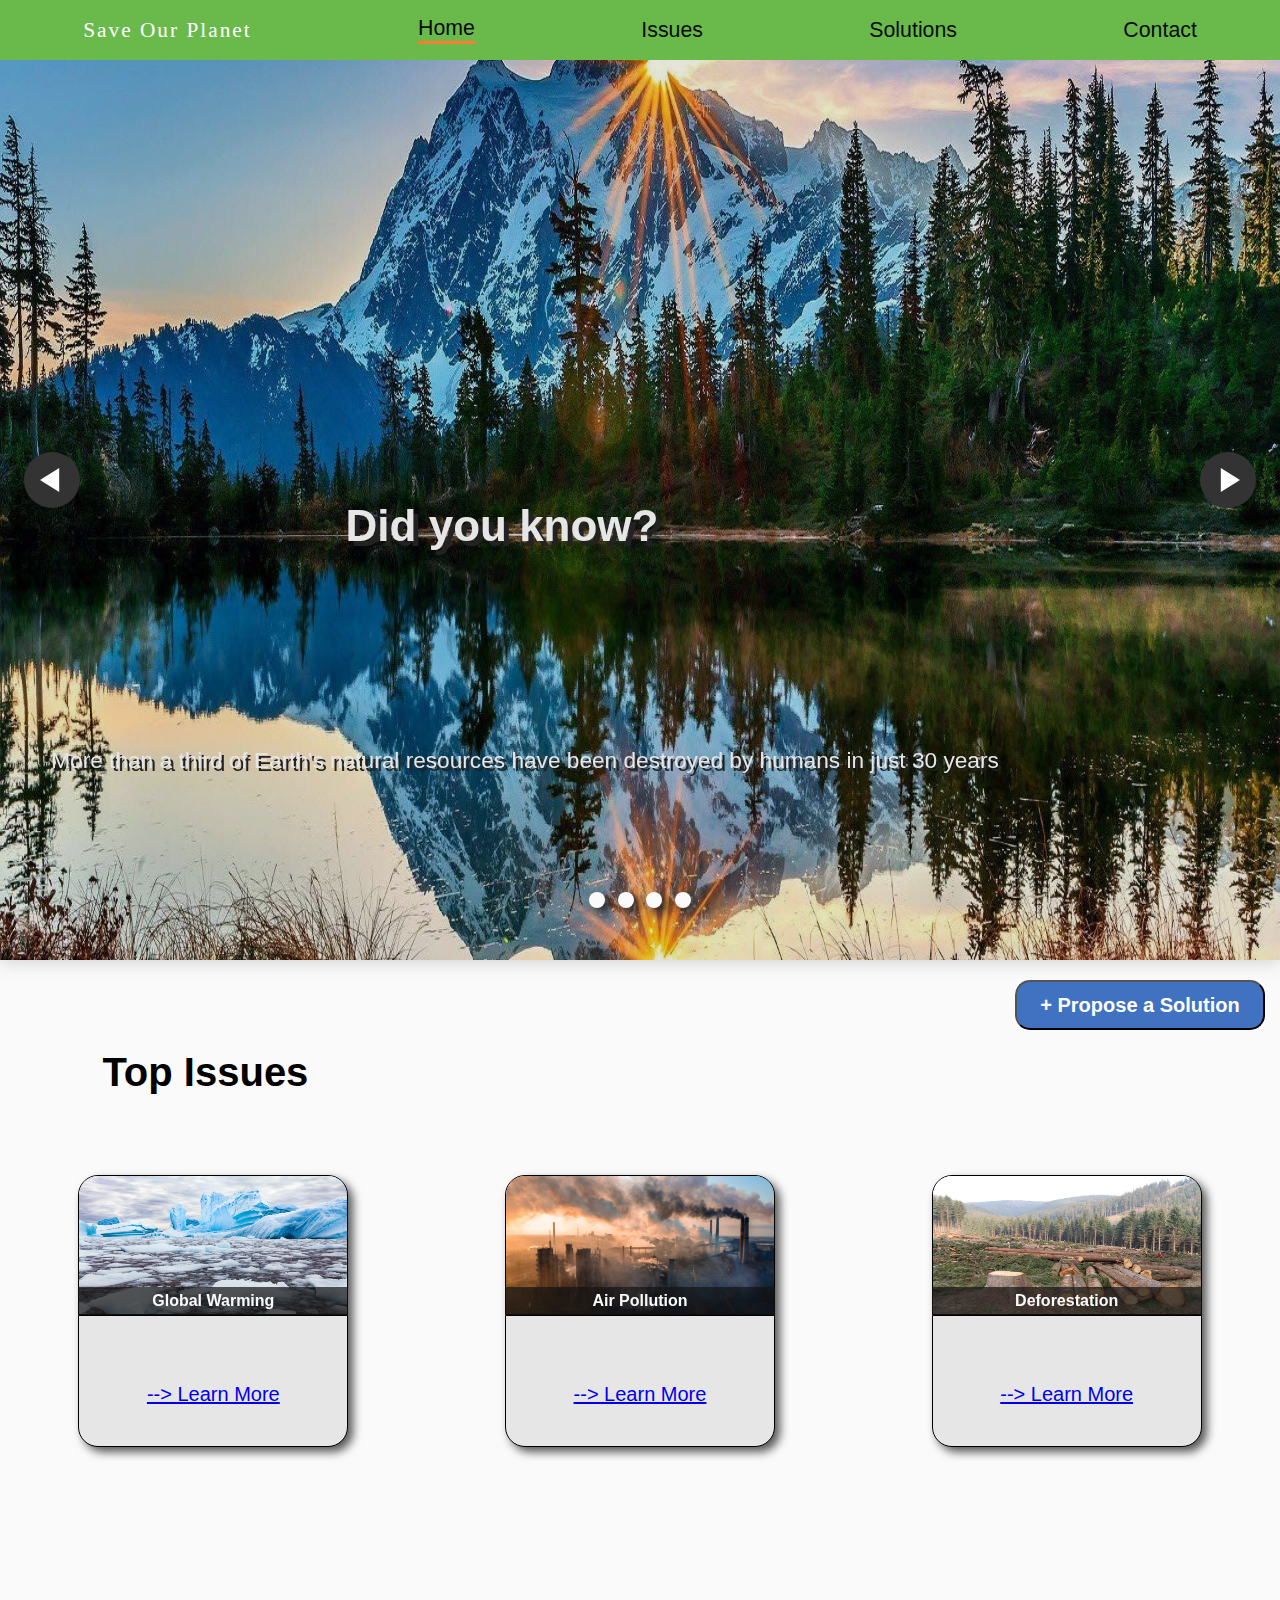
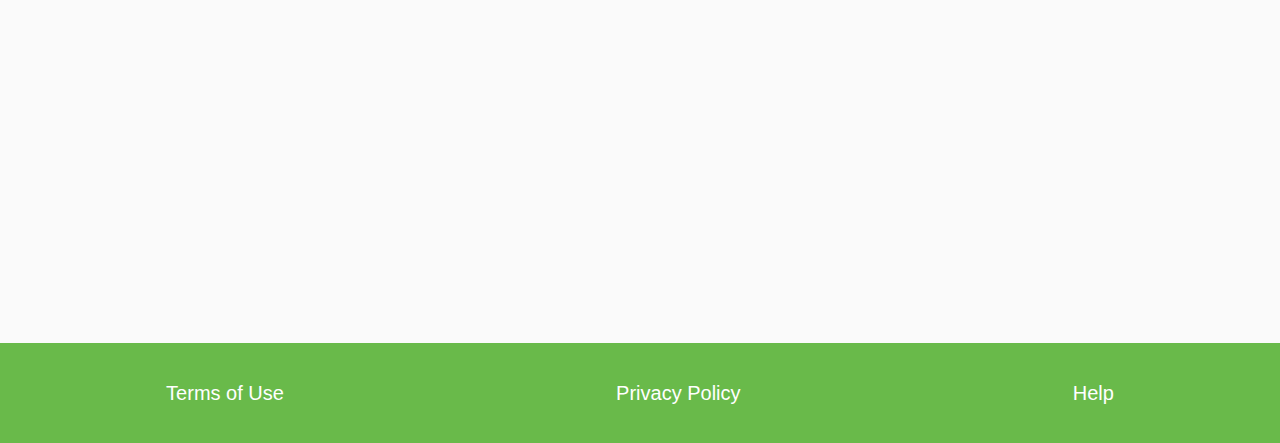
<file: index.html>
<!DOCTYPE html>
<html lang="en" dir="ltr">

<head>
  <meta charset="utf-8">
  <meta name="viewport" content="width=device-width, initial-scale=1.0">
  <title>Protect the Earth</title>
  <link rel="stylesheet" href="css/desktop.css" type="text/css">
  <link rel="stylesheet" href="css/tablet.css" type="text/css">
  <link rel="stylesheet" href="css/mobile.css" type="text/css">

</head>

<body>
  <div class="wrap">
    <header>
      <nav>
        <ul class="nav1">
          <li class="navLogo"><a href = "index.html">Save Our Planet</a></li>
          <li class="navItem active"><a href = "index.html">Home</a></li>
          <li class="navItem"><a href = "issues.html">Issues</a></li>
          <li class="navItem"><a href = "solutions.html">Solutions</a></li>
          <li class="navItem"><a href = "contact.html">Contact</a></li>
        </ul>
      </nav>
    </header>



    <!-- <section class="main_display">
      <img src="images/forest_5.jpg" class="main_image">
      <h1>Did you know?</h1>
      <img src="images/leftArrow_icon.png" class="leftArrow"/>
      <img src="images/rightArrow_icon.png" class="rightArrow"/>
    </section> -->
  <section class="carousel" aria-label="Gallery">
      <ol class="carousel__viewport">
        <li id="carousel__slide1"
            tabindex="0"
            class="carousel__slide">
          <div class="carousel__snapper">
            <a href="#carousel__slide4"
               class="carousel__prev">Go to last slide</a>
            <a href="#carousel__slide2"
               class="carousel__next">Go to next slide</a>
               <img src="images/mountain.jpeg" width="100%" height="100%">
               <h1 id="carousel_title_1">Did you know?</h1>
               <p id="carousel_description_1">More than a third of Earth's natural resources have been destroyed by humans in just 30 years</p>
          </div>
        </li>
        <li id="carousel__slide2"
            tabindex="0"
            class="carousel__slide">
          <div class="carousel__snapper"></div>
          <a href="#carousel__slide1"
             class="carousel__prev">Go to previous slide</a>
          <a href="#carousel__slide3"
             class="carousel__next">Go to next slide</a>
             <img src="images/forest_2.jpeg" width="100%" height="100%">
             <h1 id="carousel_title_2">Did you know?</h1>
             <p id="carousel_description_2">115 billion sheets of paper are used annually in offices</p>
        </li>
        <li id="carousel__slide3"
            tabindex="0"
            class="carousel__slide">
          <div class="carousel__snapper"></div>
          <a href="#carousel__slide2"
             class="carousel__prev">Go to previous slide</a>
          <a href="#carousel__slide4"
             class="carousel__next">Go to next slide</a>
             <img src="images/biodiversity.jpeg" width="100%" height="100%">
             <h1 id="carousel_title_3">Fun Fact</h1>
             <p id="carousel_description_3">The world's oceans contain somewhere between 500,000 and 10 million marine species</p>
        </li>
        <li id="carousel__slide4"
            tabindex="0"
            class="carousel__slide">
          <div class="carousel__snapper"></div>
          <a href="#carousel__slide3"
             class="carousel__prev">Go to previous slide</a>
          <a href="#carousel__slide1"
             class="carousel__next">Go to first slide</a>
             <img src="images/nature_3.jpeg" width="100%" height="100%">
             <h1 id="carousel_title_4">Act Now!</h1>
             <p id="carousel_description_4">Protecting Our Planet Starts With You</p>
        </li>
      </ol>
      <aside class="carousel__navigation">
        <ol class="carousel__navigation-list">
          <li class="carousel__navigation-item">
            <a href="#carousel__slide1"
               class="carousel__navigation-button">Go to slide 1</a>
          </li>
          <li class="carousel__navigation-item">
            <a href="#carousel__slide2"
               class="carousel__navigation-button">Go to slide 2</a>
          </li>
          <li class="carousel__navigation-item">
            <a href="#carousel__slide3"
               class="carousel__navigation-button">Go to slide 3</a>
          </li>
          <li class="carousel__navigation-item">
            <a href="#carousel__slide4"
               class="carousel__navigation-button">Go to slide 4</a>
          </li>
        </ol>
      </aside>
    </section>

    <!-- <section class="main_display" aria-label="Gallery">
      <ol class="carousel__viewport">
      <img src="images/forest_5.jpg" class="main_image">
      <h1>Did you know?</h1>
      <img src="images/leftArrow_icon.png" class="leftArrow"/>
      <img src="images/rightArrow_icon.png" class="rightArrow"/>
    </section> -->



    <section class="post_button">
      <a href="solutions.html"><button type="button"> + Propose a Solution</button></a>
    </section>
      <section class="main_issue">
        <h1 class="issue_h1">Top Issues</h1>
        <div class="big_issue_item">
        <section class="issue_items">
          <a href="issues.html#issue1">
          <div class="item">
            <section class="itemImage">
            <img src="images/icemelt.jpeg" id="issue_item1"/>
            <div class="image_label">Global Warming</div>
            </section>
            <section class="itemText"> <p>--> Learn More</p></section>
          </div>
          </a>
          <a href="issues.html#issue2">
          <div class="item">
            <section class="itemImage">
            <img src="images/pollution.jpeg" id="issue_item2"/>
            <div class="image_label">Air Pollution</div>
            </section>
            <section class="itemText"> <p>--> Learn More</p></section>
          </div>
          </a>
          <a href="issues.html#issue3">
          <div class="item">
            <section class="itemImage">
            <img src="images/deforestation.jpeg" id="issue_item3"/>
            <div class="image_label">Deforestation</div>
           </section>
            <section class="itemText"><p>--> Learn More</p></section>
          </div>
          </a>
        </section>
      </div>
      </section>
      <footer>
        <p> Terms of Use </P>
        <p> Privacy Policy </P>
        <p> Help </P>
      </footer>
  </div>
</body>

</html>
</file>
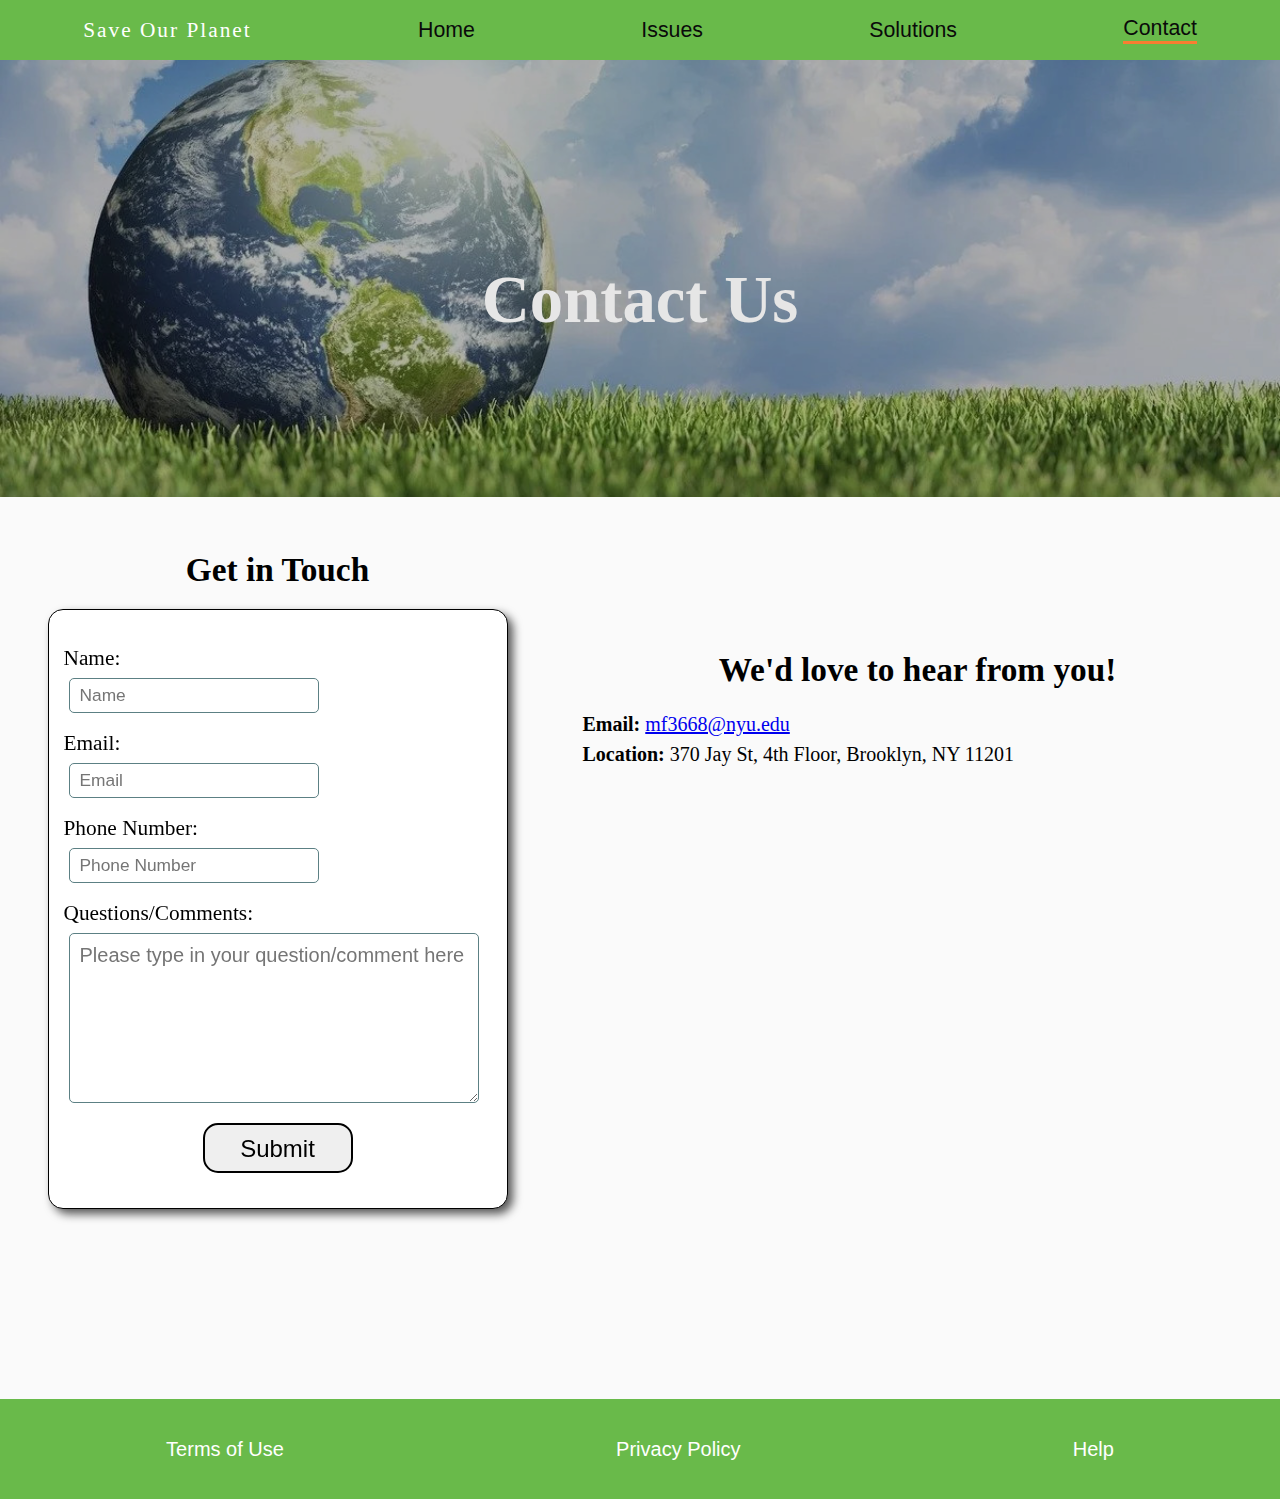
<file: contact.html>
<!DOCTYPE html>
<html lang="en" dir="ltr">

<head>
  <meta charset="utf-8">
  <meta name="viewport" content="width=device-width, initial-scale=1.0">
  <title>Protect the Earth</title>
  <link rel="stylesheet" href="css/desktop.css" type="text/css">
  <link rel="stylesheet" href="css/tablet.css" type="text/css">
  <link rel="stylesheet" href="css/mobile.css" type="text/css">
</head>

<body>
  <div class="wrap">
    <header>
      <nav>
        <ul class="nav1">
          <li class="navLogo"><a href = "index.html">Save Our Planet</a></li>
          <li class="navItem"><a href = "index.html">Home</a></li>
          <li class="navItem"><a href = "issues.html">Issues</a></li>
          <li class="navItem"><a href = "solutions.html">Solutions</a></li>
          <li class="navItem active"><a href = "contact.html">Contact</a></li>
        </ul>
      </nav>
    </header>

  <div class="contactImage">
     <img id="contact_image_1" src="images/earth.jpeg"/>
     <h1 id="contact_title"> Contact Us </h1>
  </div>

  <div class="contactBody">
  <!-- <section class="contact_pre_main">
   <p>Get in Touch</p>
   <p>We'd love to hear from you!</p>
  </section> -->

    <!-- <table class="feedbackForm" border="1"> -->
      <section class="contact_left">
      <section class="contact_pre_main">
       <p>Get in Touch</p>
      </section>
      <form class="feedbackForm" style="border: solid 1px black">
      <!-- <tr>
        <td> -->


        <section class="contact_head">
        <!-- <h1 id="contact_head_1">Contact Form</h1>
        <h3 id="contact_head_2"> Questions? Comments? Feel free to let us know what you think by using the form below.</h3> -->
        </section>
        <div>
        <br/>
        <br/>
        <div id="row1">
          <h7 class="formLabel"> Name: </h7>
          <div id="errors1"></div>
        </div>
        <input class="formInput" type="text" name="username" id="username" placeholder="Name"/>
        <br/>
        <br/>

        <div id="row2">
          <h7 class="formLabel"> Email: </h7>
          <div id="errors2"></div>
        </div>
        <input class="formInput" type="text" name="email" id="email" placeholder="Email"/>
        <br/>
        <br/>

        <div id="row3">
          <h7 class="formLabel"> Phone Number: </h7>
          <div id="errors3"></div>
        </div>

        <input class="formInput" type="text" name="number" id="number" placeholder="Phone Number"/>
        <br/>
        <br/>
        <div id="row4">
          <h7 class="formLabel"> Questions/Comments: </h7>
          <div id="errors4"></div>
        </div>

        <textarea class="formTextArea" name="message" id="comment" cols="100" rows="20" placeholder="Please type in your question/comment here"></textarea>
        <br/>
        <br/>
          <!-- <center> -->
            <button id="submit_btn">Submit</button>
          <!-- </center> -->
          </div>
          <!-- </td>
        </tr> -->
      <!-- </table> -->
      </form>
      </section>

      <section class="contact_right">
      <section class="contact_pre_main">
       <p>We'd love to hear from you!</p>
      </section>
      <section class="feedbackNote">
        <p> <b>Email: </b><a href="mailto:mf3668@nyu.edu">mf3668@nyu.edu</a></p>
        <p> <b>Location: </b> 370 Jay St, 4th Floor, Brooklyn, NY 11201</p>
        <iframe class="map_size" src="https://www.google.com/maps/embed?pb=!1m18!1m12!1m3!1d3025.1401200376054!2d-73.98964998459564!3d40.69291157933389!2m3!1f0!2f0!3f0!3m2!1i1024!2i768!4f13.1!3m3!1m2!1s0x89c25a4bc1eb7b11%3A0x6fbe21d86d4ff2ff!2s370%20Jay%20St%204th%20Floor%2C%20Brooklyn%2C%20NY%2011201!5e0!3m2!1sen!2sus!4v1634620072987!5m2!1sen!2sus" width="670" height="540" style="border:0;" allowfullscreen="" loading="lazy"></iframe>
      </section>
      </section>
    </div>
    <footer>
      <p> Terms of Use </P>
      <p> Privacy Policy </P>
      <p> Help </P>
    </footer>
  </div>
</body>

</html>
</file>
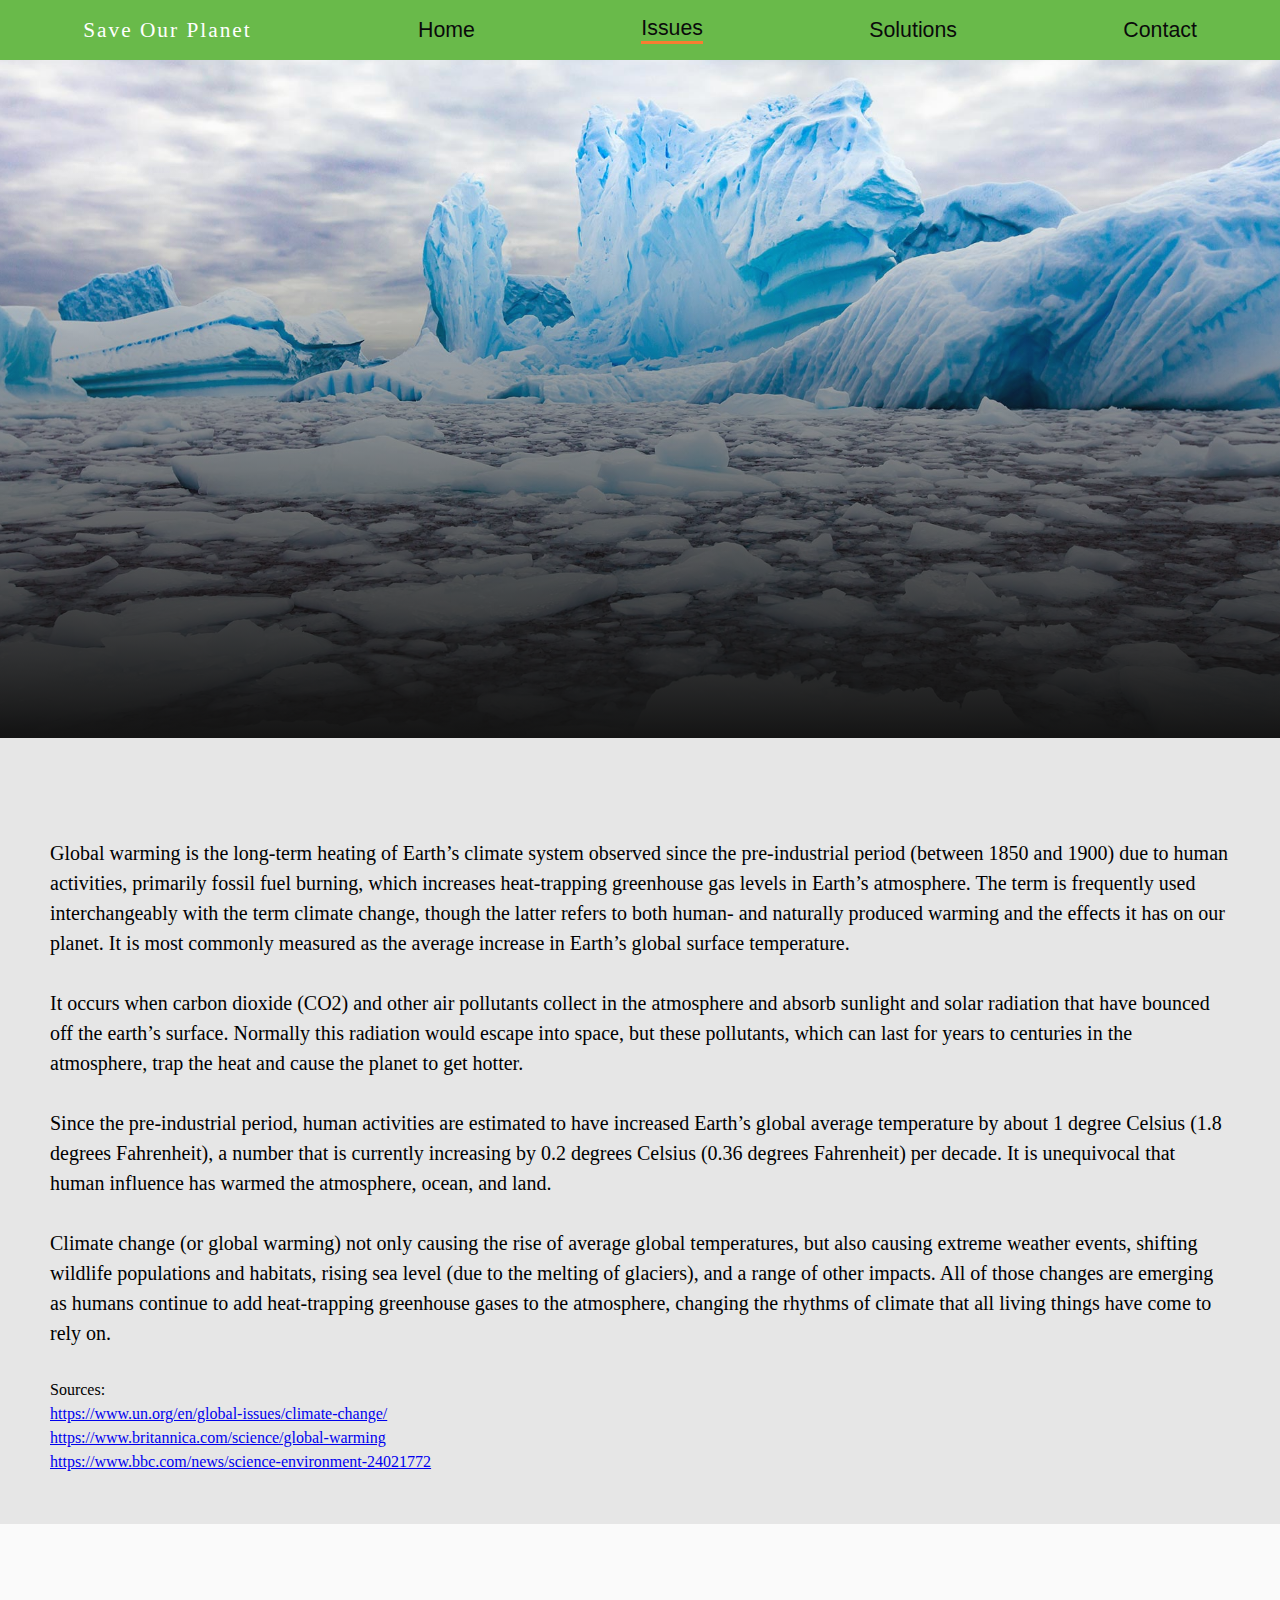
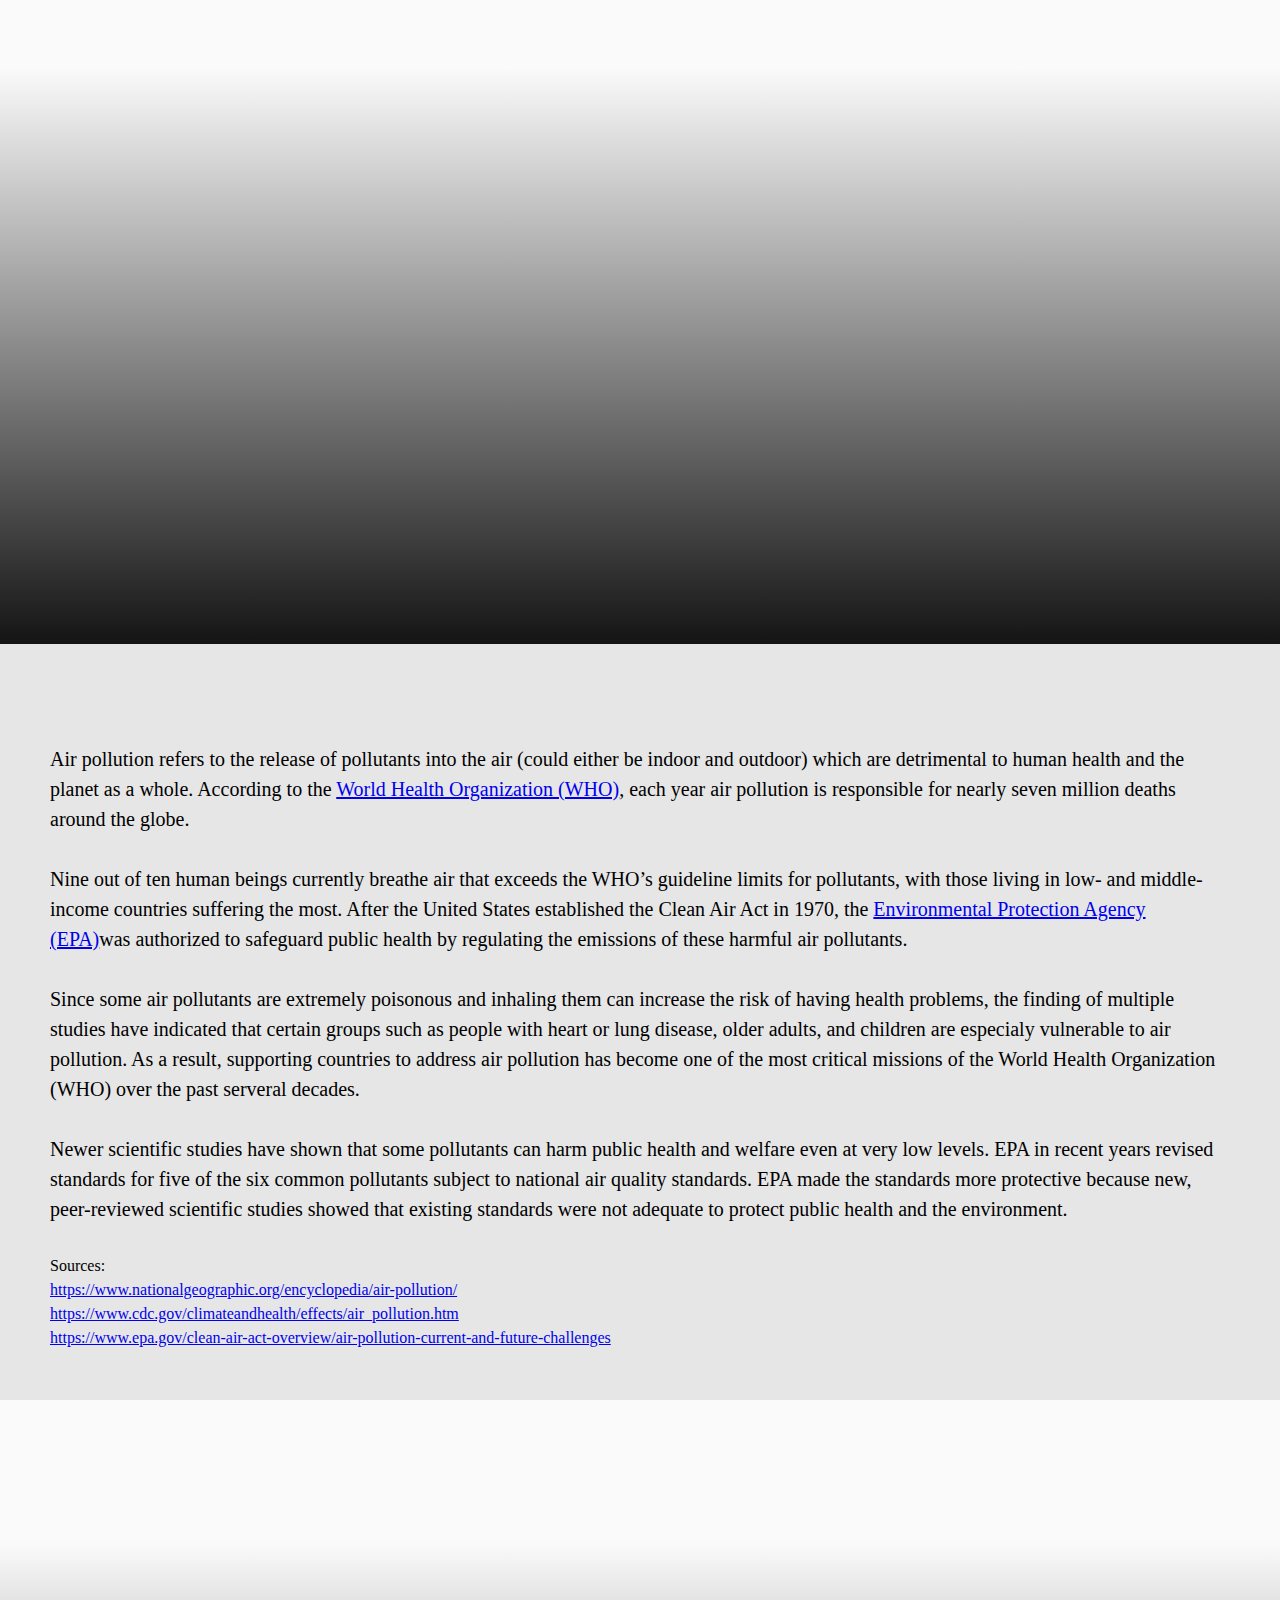
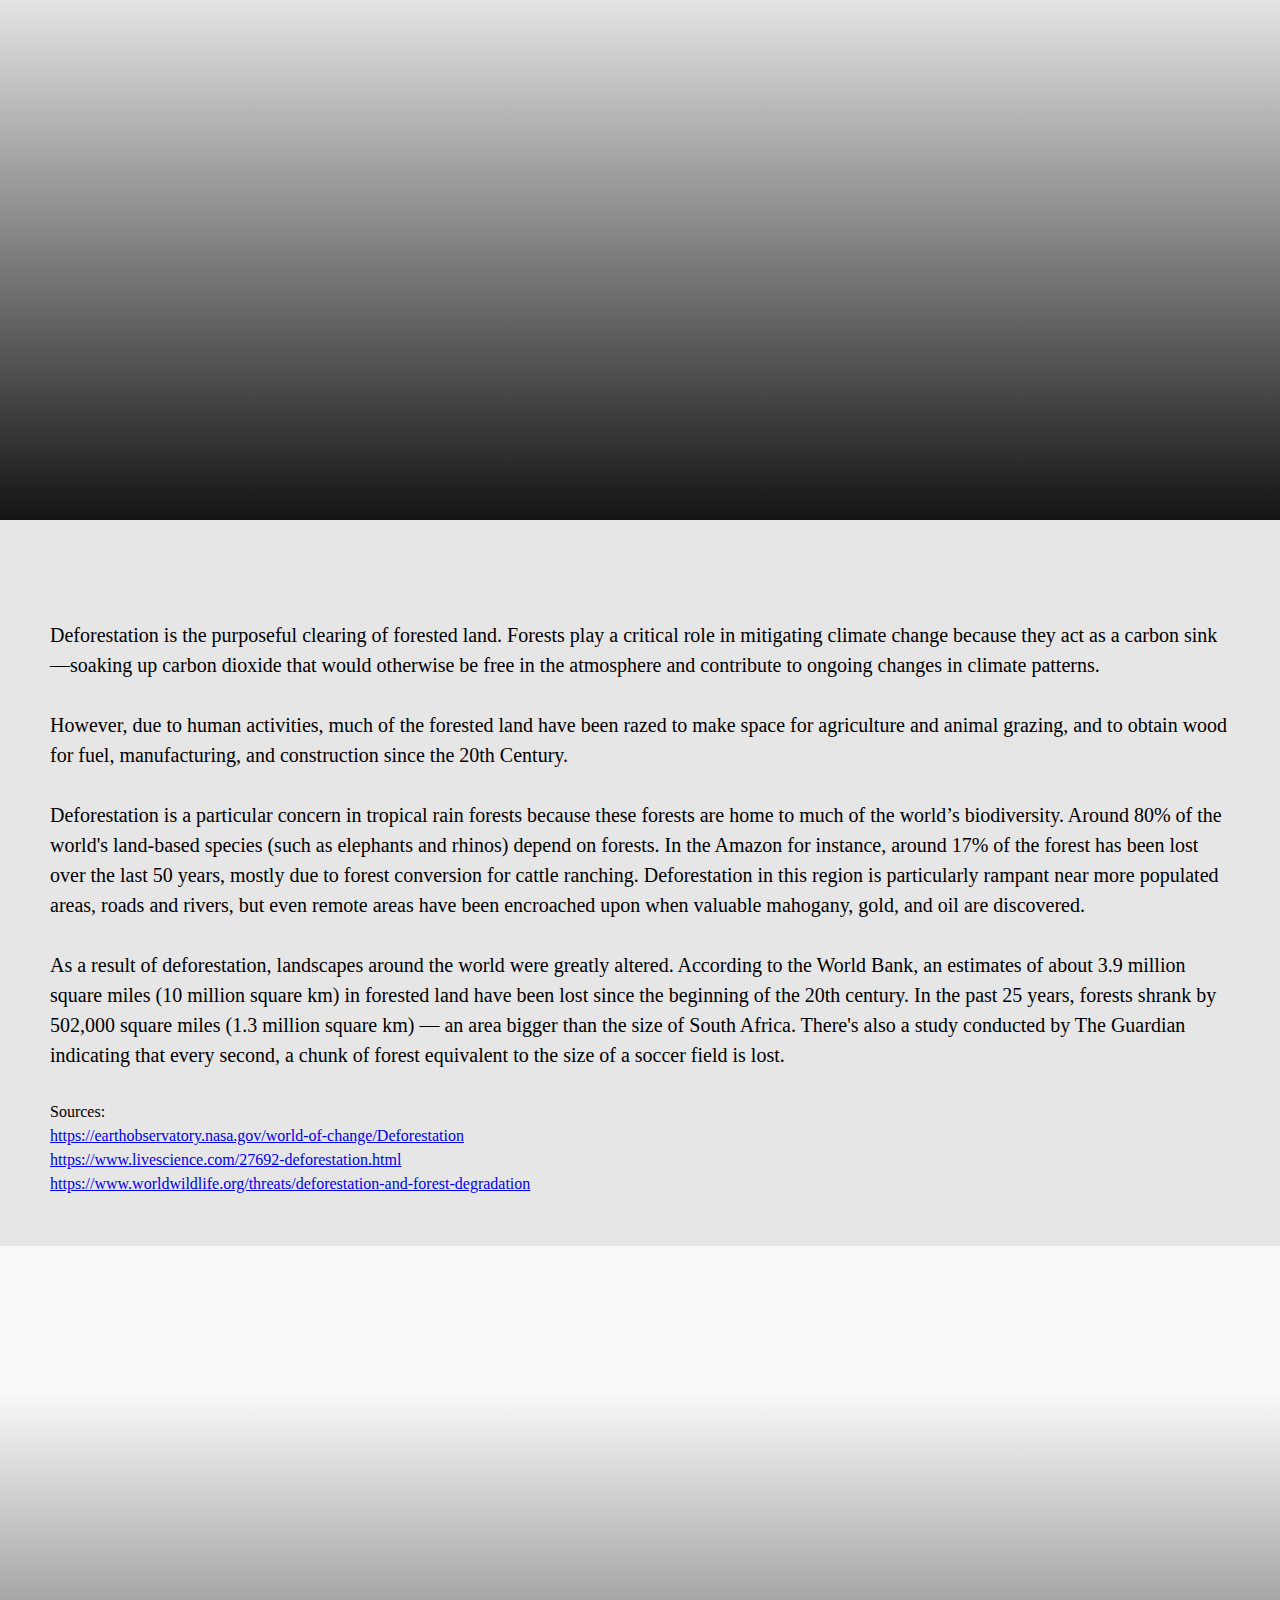
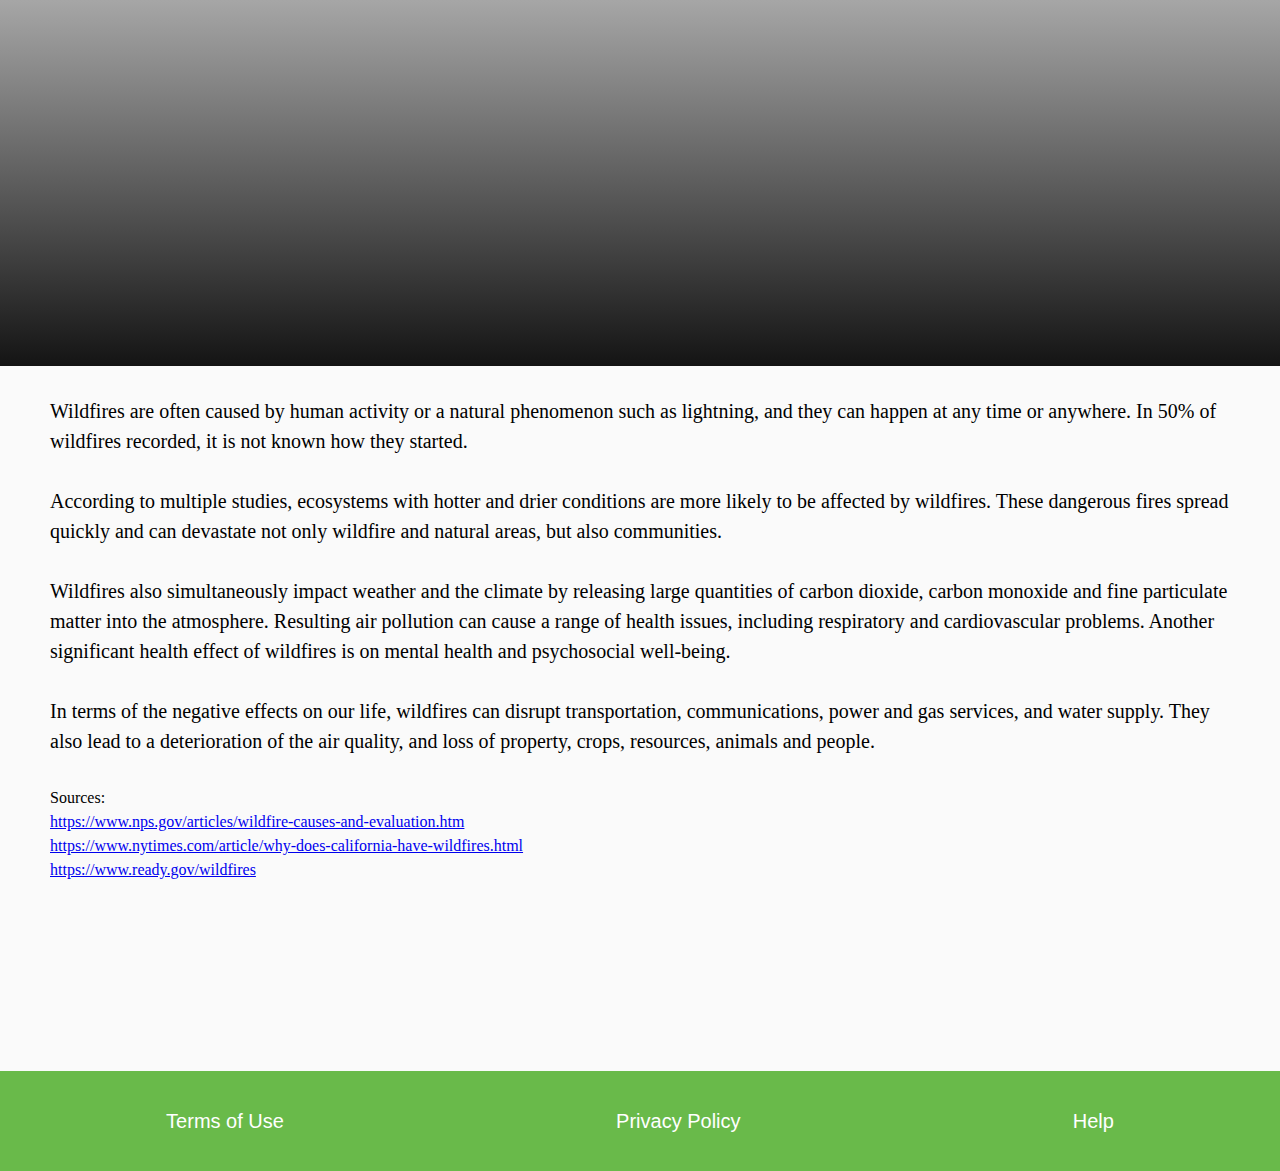
<file: issues.html>
<!DOCTYPE html>
<html lang="en" dir="ltr">

<head>
  <meta charset="utf-8">
  <meta name="viewport" content="width=device-width, initial-scale=1.0">
  <title>Protect the Earth</title>
  <link rel="stylesheet" href="css/desktop.css" type="text/css">
  <link rel="stylesheet" href="css/tablet.css" type="text/css">
  <link rel="stylesheet" href="css/mobile.css" type="text/css">
</head>

<body>
  <div class="wrap">
    <header>
      <nav>
        <ul class="nav1">
          <li class="navLogo"><a href = "index.html">Save Our Planet</a></li>
          <li class="navItem"><a href = "index.html">Home</a></li>
          <li class="navItem active"><a href = "issues.html">Issues</a></li>
          <li class="navItem"><a href = "solutions.html">Solutions</a></li>
          <li class="navItem"><a href = "contact.html">Contact</a></li>
        </ul>
      </nav>
    </header>

      <p>Scroll Up and Down this page to see the parallax scrolling effect.</p>

      <div class="parallax1" id="issue1"></div>

      <div class="scrollable-div">
      <p>Global warming is the long-term heating of Earth’s climate system observed since the pre-industrial period (between 1850 and 1900) due to human activities, primarily fossil fuel burning, which increases heat-trapping greenhouse gas levels in Earth’s atmosphere. The term is frequently used interchangeably with the term climate change, though the latter refers to both human- and naturally produced warming and the effects it has on our planet. It is most commonly measured as the average increase in Earth’s global surface temperature. </p>
      <br>
      <p>It occurs when carbon dioxide (CO2) and other air pollutants collect in the atmosphere and absorb sunlight and solar radiation that have bounced off the earth’s surface. Normally this radiation would escape into space, but these pollutants, which can last for years to centuries in the atmosphere, trap the heat and cause the planet to get hotter.</p>
      <br>
      <p>Since the pre-industrial period, human activities are estimated to have increased Earth’s global average temperature by about 1 degree Celsius (1.8 degrees Fahrenheit), a number that is currently increasing by 0.2 degrees Celsius (0.36 degrees Fahrenheit) per decade. It is unequivocal that human influence has warmed the atmosphere, ocean, and land. </p>
      <br>
      <p>Climate change (or global warming) not only causing the rise of average global temperatures, but also causing extreme weather events, shifting wildlife populations and habitats, rising sea level (due to the melting of glaciers), and a range of other impacts. All of those changes are emerging as humans continue to add heat-trapping greenhouse gases to the atmosphere, changing the rhythms of climate that all living things have come to rely on.</p>
      <br>
      <p class="issue_source">Sources:</p>
      <p class="issue_source"><a href="https://www.un.org/en/global-issues/climate-change">https://www.un.org/en/global-issues/climate-change/</a></p>
      <p class="issue_source"><a href="https://www.britannica.com/science/global-warming">https://www.britannica.com/science/global-warming</a></p>
      <p class="issue_source"><a href="https://www.bbc.com/news/science-environment-24021772">https://www.bbc.com/news/science-environment-24021772</a></p>
      </div>

      <div class="parallax2" id="issue2"></div>

      <div class="scrollable-div">
      <p>Air pollution refers to the release of pollutants into the air (could either be indoor and outdoor) which are detrimental to human health and the planet as a whole. According to the <a href="https://www.who.int/">World Health Organization (WHO)</a>, each year air pollution is responsible for nearly seven million deaths around the globe.</p>
      <br>
      <p>Nine out of ten human beings currently breathe air that exceeds the WHO’s guideline limits for pollutants, with those living in low- and middle-income countries suffering the most. After the United States established the Clean Air Act in 1970, the <a href="https://www.epa.gov/">Environmental Protection Agency (EPA)</a>was authorized to safeguard public health by regulating the emissions of these harmful air pollutants.</p>
      <br>
      <p>Since some air pollutants are extremely poisonous and inhaling them can increase the risk of having health problems, the finding of multiple studies have indicated that certain groups such as people with heart or lung disease, older adults, and children are especialy vulnerable to air pollution. As a result, supporting countries to address air pollution has become one of the most critical missions of the World Health Organization (WHO) over the past serveral decades.</p>
      <br>
      <p>Newer scientific studies have shown that some pollutants can harm public health and welfare even at very low levels. EPA in recent years revised standards for five of the six common pollutants subject to national air quality standards. EPA made the standards more protective because new, peer-reviewed scientific studies showed that existing standards were not adequate to protect public health and the environment.</p>
      <br>
      <p class="issue_source">Sources:</p>
      <p class="issue_source"><a href="https://www.nationalgeographic.org/encyclopedia/air-pollution/">https://www.nationalgeographic.org/encyclopedia/air-pollution/</a></p>
      <p class="issue_source"><a href="https://www.cdc.gov/climateandhealth/effects/air_pollution.htm">https://www.cdc.gov/climateandhealth/effects/air_pollution.htm</a></p>
      <p class="issue_source"><a href="https://www.epa.gov/clean-air-act-overview/air-pollution-current-and-future-challenges">https://www.epa.gov/clean-air-act-overview/air-pollution-current-and-future-challenges</a></p>
      </div>

      <div class="parallax3" id="issue3"></div>

      <div class="scrollable-div">
        <p>Deforestation is the purposeful clearing of forested land. Forests play a critical role in mitigating climate change because they act as a carbon sink—soaking up carbon dioxide that would otherwise be free in the atmosphere and contribute to ongoing changes in climate patterns.</p>
        <br>
        <p>However, due to human activities, much of the forested land have been razed to make space for agriculture and animal grazing, and to obtain wood for fuel, manufacturing, and construction since the 20th Century.</p>
        <br>
        <p>Deforestation is a particular concern in tropical rain forests because these forests are home to much of the world’s biodiversity. Around 80% of the world's land-based species (such as elephants and rhinos) depend on forests. In the Amazon for instance, around 17% of the forest has been lost over the last 50 years, mostly due to forest conversion for cattle ranching. Deforestation in this region is particularly rampant near more populated areas, roads and rivers, but even remote areas have been encroached upon when valuable mahogany, gold, and oil are discovered.</p>
        <br>
        <p>As a result of deforestation, landscapes around the world were greatly altered. According to the World Bank, an estimates of about 3.9 million square miles (10 million square km) in forested land have been lost since the beginning of the 20th century. In the past 25 years, forests shrank by 502,000 square miles (1.3 million square km) — an area bigger than the size of South Africa. There's also a study conducted by The Guardian indicating that every second, a chunk of forest equivalent to the size of a soccer field is lost.</p>
        <br>
        <p class="issue_source">Sources:</p>
        <p class="issue_source"><a href="https://earthobservatory.nasa.gov/world-of-change/Deforestation">https://earthobservatory.nasa.gov/world-of-change/Deforestation</a></p>
        <p class="issue_source"><a href="https://www.livescience.com/27692-deforestation.html">https://www.livescience.com/27692-deforestation.html</a></p>
        <p class="issue_source"><a href="https://www.worldwildlife.org/threats/deforestation-and-forest-degradation">https://www.worldwildlife.org/threats/deforestation-and-forest-degradation</a></p>
      </div>

      <div class="parallax4" id="issue4"></div>

      <div class="scrollable-div-s">
      <p>Wildfires are often caused by human activity or a natural phenomenon such as lightning, and they can happen at any time or anywhere. In 50% of wildfires recorded, it is not known how they started.</p>
      <br>
      <p>According to multiple studies, ecosystems with hotter and drier conditions are more likely to be affected by wildfires. These dangerous fires spread quickly and can devastate not only wildfire and natural areas, but also communities.</p>
      <br>
      <p>Wildfires also simultaneously impact weather and the climate by releasing large quantities of carbon dioxide, carbon monoxide and fine particulate matter into the atmosphere. Resulting air pollution can cause a range of health issues, including respiratory and cardiovascular problems. Another significant health effect of wildfires is on mental health and psychosocial well-being.</p>
      <br>
      <p>In terms of the negative effects on our life, wildfires can disrupt transportation, communications, power and gas services, and water supply. They also lead to a deterioration of the air quality, and loss of property, crops, resources, animals and people.</p>
      <br>
      <p class="issue_source">Sources:</p>
      <p class="issue_source"><a href="https://www.nps.gov/articles/wildfire-causes-and-evaluation.htm">https://www.nps.gov/articles/wildfire-causes-and-evaluation.htm</a></p>
      <p class="issue_source"><a href="https://www.nytimes.com/article/why-does-california-have-wildfires.html">https://www.nytimes.com/article/why-does-california-have-wildfires.html</a></p>
      <p class="issue_source"><a href="https://www.ready.gov/wildfires">https://www.ready.gov/wildfires</a></p>
      </div>
      <footer>
        <p> Terms of Use </P>
        <p> Privacy Policy </P>
        <p> Help </P>
      </footer>
    </div>
</body>

</html>
</file>
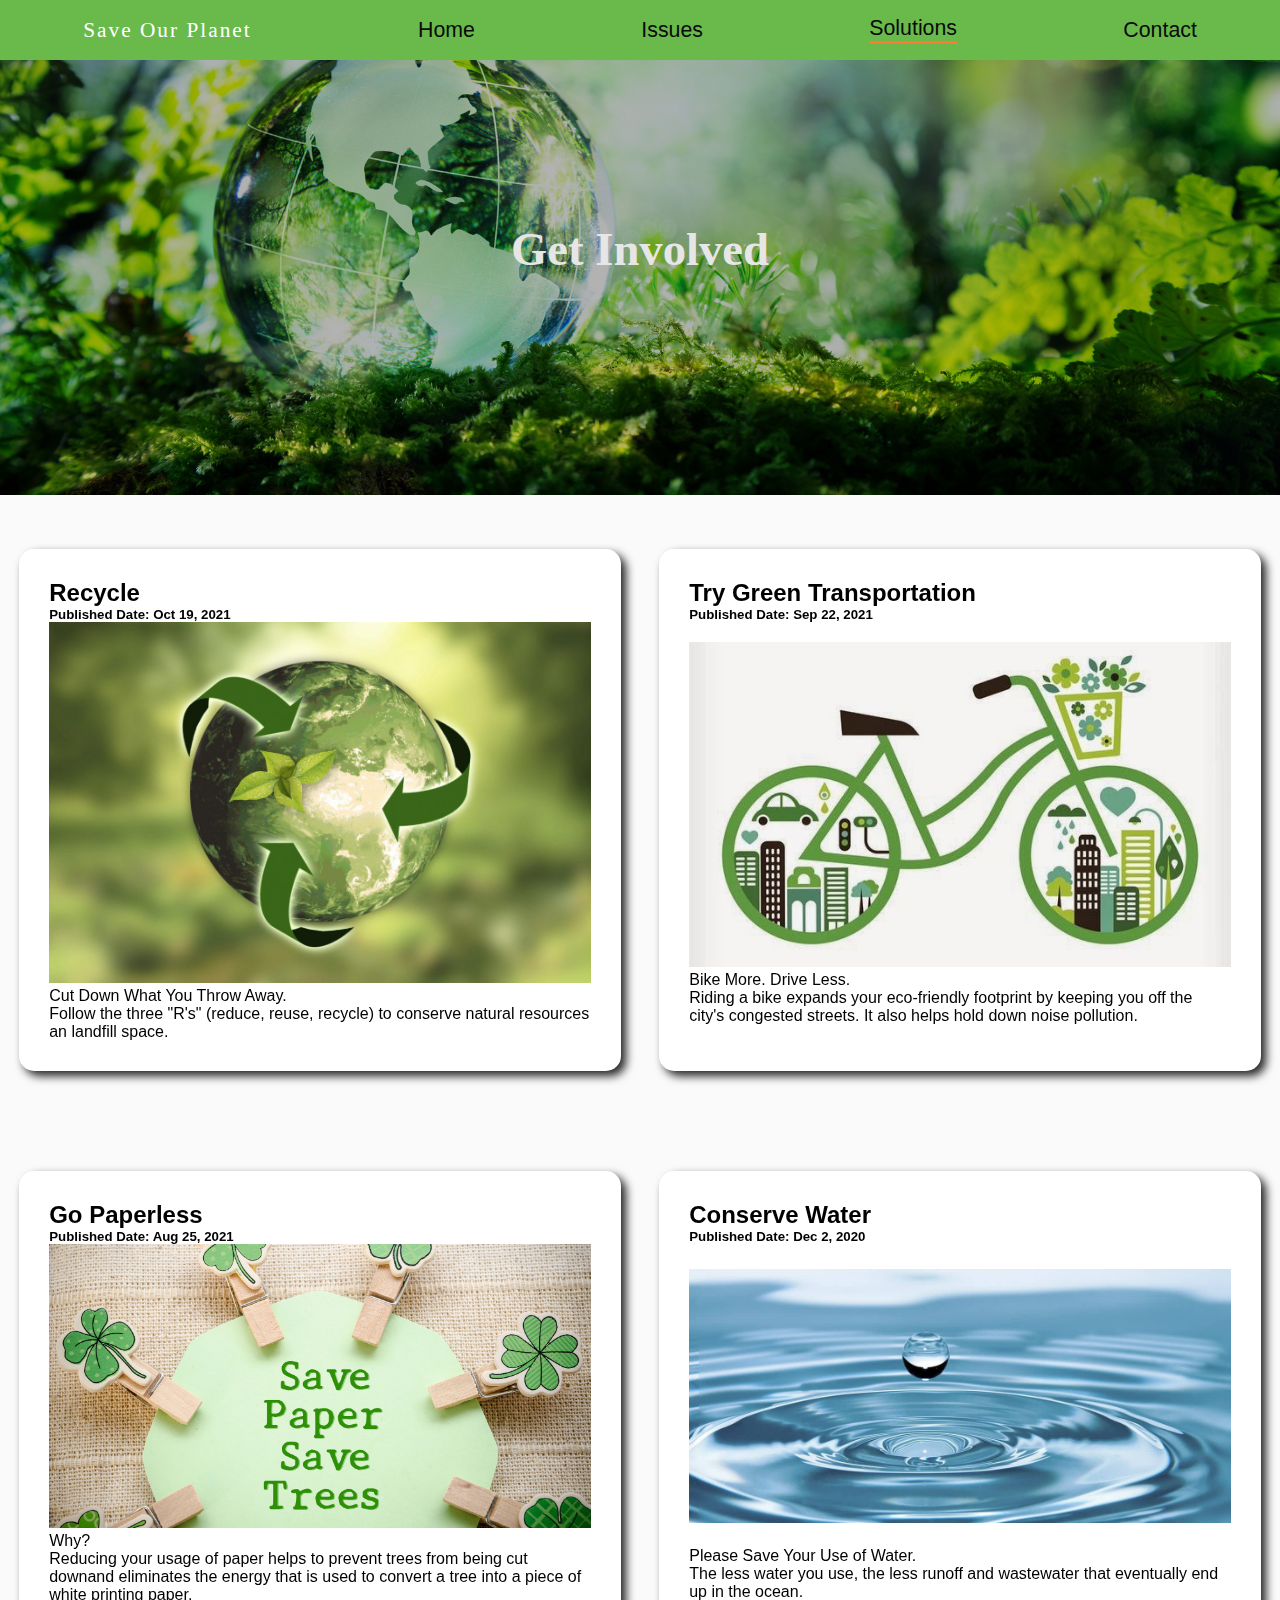
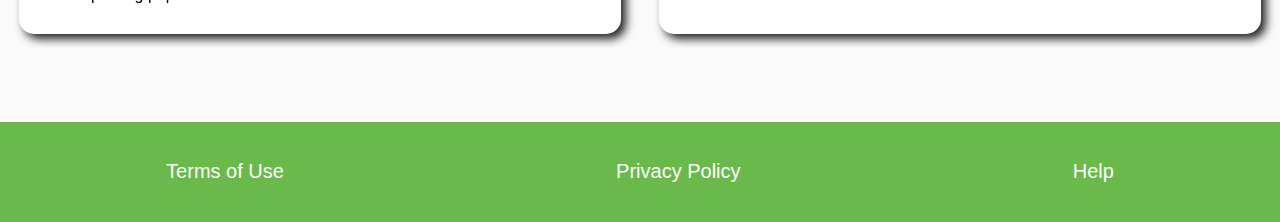
<file: solutions.html>
<!DOCTYPE html>
<html lang="en" dir="ltr">

<head>
  <meta charset="utf-8">
  <meta name="viewport" content="width=device-width, initial-scale=1.0">
  <title>Protect the Earth</title>
  <link rel="stylesheet" href="css/desktop.css" type="text/css">
  <link rel="stylesheet" href="css/tablet.css" type="text/css">
  <link rel="stylesheet" href="css/mobile.css" type="text/css">
</head>

<body>
  <div class="wrap">
    <header>
      <nav>
        <ul class="nav1">
          <li class="navLogo"><a href = "index.html">Save Our Planet</a></li>
          <li class="navItem"><a href = "index.html">Home</a></li>
          <li class="navItem"><a href = "issues.html">Issues</a></li>
          <li class="navItem active"><a href = "solutions.html">Solutions</a></li>
          <li class="navItem"><a href = "contact.html">Contact</a></li>
        </ul>
      </nav>
    </header>

    <div class="solution_content">
    <div class="solution_header">
      <img id="solution_image_1" style="width: 100%; height: 145%; filter: brightness(70%)" src="images/green_earth.jpeg"/>
      <h2 id="solution_title">Get Involved</h2>
    </div>

      <div class="row">
        <div class="blog">
        <div class="card">
          <h2>Recycle</h2>
          <h5>Published Date: Oct 19, 2021</h5>
          <div><img style="height:200%; width:100%;" src="images/recycle.jpg"></img></div>
          <p>Cut Down What You Throw Away.</p>
          <p>Follow the three "R's" (reduce, reuse, recycle) to conserve natural resources an landfill space.</p>
        </div>
        <div class="card">
          <h2>Try Green Transportation</h2>
          <h5>Published Date: Sep 22, 2021</h5>
          <div><img style="margin-top: 20px; height:200%; width:100%;" src="images/bike.jpeg"></img></div>
          <p>Bike More. Drive Less.</p>
          <p>Riding a bike expands your eco-friendly footprint by keeping you off the city's congested streets. It also helps hold down noise pollution.</p>
        </div>
        <div class="card">
          <h2>Go Paperless</h2>
          <h5>Published Date: Aug 25, 2021</h5>
          <div><img style="height:200%; width:100%;" src="images/paper_use.jpeg"></img></div>
          <p>Why?</p>
          <p>Reducing your usage of paper helps to prevent trees from being cut downand eliminates the energy that is used to convert a tree into a piece of white printing paper.</p>
        </div>
        <div class="card">
          <h2>Conserve Water</h2>
          <h5>Published Date: Dec 2, 2020</h5>
          <div><img style="margin-top:25px; margin-bottom:20px; height:200%; width:100%;" src="images/Water-Conservation.jpeg"></img></div>
          <p>Please Save Your Use of Water.</p>
          <p>The less water you use, the less runoff and wastewater that eventually end up in the ocean.</p>
        </div>
        </div>
      </div>
      </div>

    <footer>
      <p> Terms of Use </P>
      <p> Privacy Policy </P>
      <p> Help </P>
    </footer>
  </div>
</body>

</html>
</file>
<file: css/desktop.css>
/* Apply to large (desktop) screen size of 1290 pixels or above */
@media only screen and (min-width: 1290px) {
* {
  padding : 0px;
  margin :0px;
  box-sizing: border-box;
  scrollbar-color: transparent transparent; /* thumb and track color */
  scrollbar-width: 0px;
  -ms-overflow-style: none;
  box-sizing: border-box;
}

nav ul{
  list-style:none;
}

.nav1{
  display : flex;
  justify-content :space-around;
  align-items: center;
  background-color : rgba(105,186,74,1);
  border : solid 0px red;
  height:60px;
  font-size : 19pt;
  font-weight:200;
  position: fixed;
  z-index: 5;
  width: 100vw;
}

.navLogo a {
  text-decoration: none;
  color : rgba(255,255,255,1);
  letter-spacing: 5px;
  font-family:serif;
  font-size:30pt;
}

.navItem a {
  text-decoration: none;
  color : rgba(10,10,10,1);
}

.active {
  border-bottom: 3px solid rgba(249,125,49,1);
}

.navItem a:hover {
  border-bottom: 3px solid rgba(249,125,49,1);
  font-size:22pt;
}
.navItem a:active {
  border-bottom: 3px solid rgba(249,125,49,1);
}

.navLogo{
  margin-left:20px;
}

.main_image{
  position : relative;
  height: 100%;
  width: 100%;
  filter: brightness(75%);
}


@keyframes tonext {
  75% {
    left: 0;
  }
  95% {
    left: 100%;
  }
  98% {
    left: 100%;
  }
  99% {
    left: 0;
  }
}

@keyframes tostart {
  75% {
    left: 0;
  }
  95% {
    left: -300%;
  }
  98% {
    left: -300%;
  }
  99% {
    left: 0;
  }
}

@keyframes snap {
  96% {
    scroll-snap-align: center;
  }
  97% {
    scroll-snap-align: none;
  }
  99% {
    scroll-snap-align: none;
  }
  100% {
    scroll-snap-align: center;
  }
}

body {
  max-width: 100vw;
  padding :0px;
  margin: 0px;
}


*::-webkit-scrollbar {
  width: 0;
}

*::-webkit-scrollbar-track {
  background: transparent;
}

*::-webkit-scrollbar-thumb {
  background: transparent;
  border: none;
}

ol, li {
  list-style: none;
  margin: 0;
  padding: 0;
}

.carousel {
  position: relative;
  padding-top: 58%;
  filter: drop-shadow(0 0 10px #0003);
  perspective: 100px;
}

#carousel_title_1{
  font-size:50pt;
  z-index:2;
  color:rgba(230,230,230,1);
  text-shadow: 5px 5px #222222;
  position: absolute;
  bottom: 40%;
  left: 50%;
  transform: translate(-50%,-50%);
}

#carousel_description_1{
  font-size:25pt;
  z-index:2;
  color:rgba(230,230,230,1);
  text-shadow: 3px 3px #222222;
  position: absolute;
  bottom: 23%;
  left: 55%;
  transform: translate(-50%,-50%);
  width: 70vw;
}

#carousel_title_2{
  font-size:50pt;
  z-index:2;
  color:rgba(230,230,230,1);
  text-shadow: 5px 5px #222222;
  position: absolute;
  bottom: 40%;
  left: 50%;
  transform: translate(-50%,-50%);
}

#carousel_description_2{
  font-size:25pt;
  z-index:2;
  color:rgba(230,230,230,1);
  text-shadow: 3px 3px #222222;
  position: absolute;
  bottom: 23%;
  left: 55%;
  transform: translate(-50%,-50%);
  width: 70vw;
}

#carousel_title_3{
  font-size:50pt;
  z-index:2;
  color:rgba(230,230,230,1);
  text-shadow: 5px 5px #222222;
  position: absolute;
  bottom: 40%;
  left: 50%;
  transform: translate(-50%,-50%);
}

#carousel_description_3{
  font-size:25pt;
  z-index:2;
  color:rgba(230,230,230,1);
  text-shadow: 3px 3px #222222;
  position: absolute;
  bottom: 23%;
  left: 50%;
  transform: translate(-50%,-50%);
  width: 70vw;
}

#carousel_title_4{
  font-size:50pt;
  z-index:2;
  color:rgba(230,230,230,1);
  text-shadow: 5px 5px #222222;
  position: absolute;
  bottom: 50%;
  left: 50%;
  transform: translate(-50%,-50%);
}

#carousel_description_4{
  font-size:25pt;
  z-index:2;
  color:rgba(230,230,230,1);
  text-shadow: 3px 3px #222222;
  position: absolute;
  bottom: 33%;
  left: 65%;
  transform: translate(-50%,-50%);
  width: 70vw;
}

.carousel__viewport {
  position: absolute;
  top: 0;
  right: 0;
  bottom: 0;
  left: 0;
  display: flex;
  overflow-x: scroll;
  counter-reset: item;
  scroll-behavior: smooth;
  scroll-snap-type: x mandatory;
  width : 100%;
  height: 100%;
}

.carousel__slide {
  position: relative;
  flex: 0 0 100%;
  width: 100%;
  counter-increment: item;
}

.carousel__slide:before {
  /* content: counter(item); */
  position: absolute;
  top: 50%;
  left: 50%;
  transform: translate3d(-50%,-40%,70px);
  color: #fff;
  font-size: 2em;
}

.carousel__snapper {
  position: absolute;
  top: 0;
  left: 0;
  width: 100%;
  height: 100%;
  scroll-snap-align: center;
}

@media (hover: hover) {
  .carousel__snapper {
    animation-name: tonext, snap;
    animation-timing-function: ease;
    animation-duration: 4s;
    animation-iteration-count: infinite;
  }

  .carousel__slide:last-child .carousel__snapper {
    animation-name: tostart, snap;
  }
}

@media (prefers-reduced-motion: reduce) {
  .carousel__snapper {
    animation-name: none;
  }
}

.carousel:hover .carousel__snapper,
.carousel:focus-within .carousel__snapper {
  animation-name: none;
}

.carousel__navigation {
  position: absolute;
  right: 0;
  bottom: 8rem;
  left: 0;
  text-align: center;
}

.carousel__navigation-list,
.carousel__navigation-item {
  display: inline-block;
}

.carousel__navigation-button {
  display: inline-block;
  width: 2rem;
  height: 2rem;
  background-color: rgba(250, 250, 250,1);
  background-clip: content-box;
  border: 0.25rem solid transparent;
  border-radius: 50%;
  font-size: 0;
  transition: transform 0.1s;
  /* position: relative;
  bottom: 30%; */
  -webkit-filter: drop-shadow(5px 5px 5px #222222);
  filter: drop-shadow(5px 5px 5px #222222);
}

.carousel::before,
.carousel::after,
.carousel__prev,
.carousel__next {
  position: absolute;
  top: 0;
  margin-top: 32.5%;
  width: 4rem;
  height: 4rem;
  transform: translateY(-50%);
  border-radius: 50%;
  font-size: 0;
  outline: 0;
}

.carousel::before,
.carousel__prev {
  left: 1.5rem;
}

.carousel::after,
.carousel__next {
  right: 1.5rem;
}

.carousel::before,
.carousel::after {
  content: '';
  z-index: 1;
  background-color: #333;
  background-size: 1.5rem 1.5rem;
  background-repeat: no-repeat;
  background-position: center center;
  color: #fff;
  font-size: 2.5rem;
  line-height: 4rem;
  text-align: center;
  pointer-events: none;
}

.carousel::before {
  background-image: url("data:image/svg+xml,%3Csvg viewBox='0 0 100 100' xmlns='http://www.w3.org/2000/svg'%3E%3Cpolygon points='0,50 80,100 80,0' fill='%23fff'/%3E%3C/svg%3E");
}

.carousel::after {
  background-image: url("data:image/svg+xml,%3Csvg viewBox='0 0 100 100' xmlns='http://www.w3.org/2000/svg'%3E%3Cpolygon points='100,50 20,100 20,0' fill='%23fff'/%3E%3C/svg%3E");
}

.carousel img {
  position: relative;
  top:0px;
  left:0px;
  filter: brightness(90%);
}

/* .carousel h1{
  position: absolute;
  left:33%;
  top: 58%;
  z-index:2;
  color:rgba(230,230,230,1);
  font-size:50pt;
  text-shadow: 5px 5px #222222;
  padding:10px;
  padding-bottom:1px;
}

.carousel p{
  position: absolute;
  left:20%;
  top: 70%;
  z-index:2;
  color:rgba(230,230,230,1);
  font-size:25pt;
  text-shadow: 3px 3px #222222;
  padding:10px;
  padding-top:1px;
} */

.leftArrow {
  position: absolute;
  top:42%;
  left:0.5%;
  width: 8%;
  height:auto;
  z-index:3;
  -webkit-filter: drop-shadow(5px 5px 5px #222222);
  filter: drop-shadow(5px 5px 5px #222222);
}

.rightArrow {
  position: absolute;
  top:42%;
  right:0.5%;
  width: 8%;
  height:auto;
  z-index:3;
  -webkit-filter: drop-shadow(5px 5px 5px #222222);
  filter: drop-shadow(5px 5px 5px #222222);
}

.post_button button {
  background-color: rgba(64,114,193,1);
  color : rgba(255,255,255,1);
  /* position: absolute;
  left: 77%; */
  float: right;
  margin-top:30px;
  margin-bottom: 30px;
  margin-right:50px;
  font-size : 17pt;
  font-weight:bold;
  padding :8px;
  width : 300px;
  height: 60px;
  border-radius:15px;
}

.post_button button:hover
{
  background : rgba(125,183,89,1);
  color : white;
  cursor : pointer;
}

.post_button button:active
{
  background : rgba(245,52,56,1);
}

.main_categories{
  border: solid 0px red;
  display: flex;
  justify-content: space-around;
  align-items: center;
  min-height:300px;
  margin-top: 130px;
}

.category {
  position:relative;
  border : solid 0px orange;
  width: 200px;
  height : 197px;
  font-family:helvetica;
  font-size: 20px;
  border-radius: 20px;
}

.category img{
  width:100%;
  height:100%;
  border-radius: 20px;
}

.bottom_text{
  display:flex;
  justify-content: center;
  align-items: center;
  position: absolute;
  bottom:0px;
  background-color: rgba(20,20,20,0.7);
  color: rgba(250,250,250,1);
  font-size:16pt;
  font-weight: bold;
  width:100%;
  height:20%;
  border-bottom-left-radius: 20px;
  border-bottom-right-radius: 20px;
}

.item {
  display: flex;
  flex-direction: column;
  align-items: center;
  border : solid 0px orange;
  padding-top: 10px;
  margin-top: 50px;
  margin-bottom: 0px;
  font-family:helvetica;
  font-size: 20px;
  border-radius: 20px;
  width: 264px;
  height: 396px;
  -webkit-filter: drop-shadow(5px 5px 5px #555555);
  filter: drop-shadow(5px 5px 5px #555555);
}

.itemImage {
  position: relative;
  width: 100%;
  height: 45.3%;
}

.item:hover{
  width: 316.8px;
  height: 475.2px;
}

.item img{
  border: solid 1px black;
  width:100%;
  height:100%;
  border-top-left-radius: 20px;
  border-top-right-radius: 20px;
}

.image_label{
  display:flex;
  justify-content: center;
  align-items: center;
  position: absolute;
  bottom:0px;
  background-color: rgba(20,20,20,0.7);
  color: rgba(250,250,250,1);
  font-size:12pt;
  font-weight: bold;
  width:100%;
  height:20%;
  /* border-bottom-left-radius: 20px;
  border-bottom-right-radius: 20px; */
}

.itemText{
  border: solid 1px black;
  background-color: rgba(230,230,230,1);
  width: 100%;
  min-height:42.6%;
  border-bottom-left-radius: 20px;
  border-bottom-right-radius: 20px;
}

.itemText p {
  text-align: center;
  font-size: 15pt;
  padding-top:25%;
}

/* .item: hover{
  width: 220%;
  height: 220%;
} */

.main_issue {
  border: solid 0px red;
  display: flex;
  flex-direction: column;
  justify-content: flex-start;
  margin-top: 90px;
}

.big_issue_item{
  position: relative;
  min-height: 450px;
}

.issue_items {
  border : solid 0px orange;
  display : flex;
  flex-wrap : wrap;
  justify-content : space-around;
  position: absolute;
  width: 100vw;
}

.issue_source {
  font-size: 12pt;
  text-align: left;
}

.issueArrow{
  position: absolute;
  right: 1%;
  margin-top:70px;
  width: 8%;
  height: auto;
  z-index: 10;
  -webkit-filter: drop-shadow(5px 5px 5px #222222);
  filter: drop-shadow(5px 5px 5px #222222);
}

.parallax1 {
  /* The image used */
  background-image: url('../images/icemelt.jpeg');

  /* Set a specific height */
  min-height: 80vh;
  /* Create the parallax scrolling effect */
  background-attachment: fixed;
  background-position: center;
  background-repeat: no-repeat;
  background-size: cover;
  position: relative;

  background: linear-gradient(0deg, rgba(20,20,20,1) 0%, rgba(20,20,20,0) 80%), url('../images/icemelt.jpeg') center center / cover fixed;
}

.parallax2 {
  /* The image used */
  background-image: url('../images/pollution.jpeg');
  min-height: 80vh;
  /* Create the parallax scrolling effect */
  background-attachment: fixed;
  background-position: center;
  background-repeat: no-repeat;
  background-size: cover;
  position: relative;

  background: linear-gradient(0deg, rgba(20,20,20,1) 0%, rgba(20,20,20,0) 80%), url('../images/pollution.jpeg') center center / cover fixed;
}

.parallax3 {
  /* The image used */
  background-image: url('../images/deforestation.jpeg');
  min-height: 80vh;
  /* Create the parallax scrolling effect */
  background-attachment: fixed;
  background-position: center;
  background-repeat: no-repeat;
  background-size: cover;
  position: relative;

  background: linear-gradient(0deg, rgba(20,20,20,1) 0%, rgba(20,20,20,0) 80%), url('../images/deforestation.jpeg') center center / cover fixed;
}

.scrollable-div {
  padding:50px;
  padding-top:100px;
  font-family:serif;
  line-height: 1.5;
  font-size:18pt;
  background-color: rgba(230,230,230,1);
}

.scrollable-div-s {
height:73vh;
  padding:70px;
  padding-top: 30px;
  font-family:serif;
  line-height: 1.5;
  font-size:18pt
}

.parallax4 {
  /* The image used */
  background-image: url('../images/wildfire.jpeg');
  min-height: 80vh;
  /* Create the parallax scrolling effect */
  background-attachment: fixed;
  background-position: center;
  background-repeat: no-repeat;
  background-size: cover;
  position: relative;

  background: linear-gradient(0deg, rgba(20,20,20,1) 0%, rgba(20,20,20,0) 80%), url('../images/wildfire.jpeg') center center / cover fixed;
}

/* .scrollable-div {
  height:95vh;
  background-color: rgba(230,230,230,1);
  font-size: 36px
} */

.issue_h1{
  padding-left:140px;
  font-size:30pt;
}


/* Add a gray background color with some padding */
body {
  font-family: Arial;
  background: rgba(250,250,250,1);
}

.solution_content {
  position: relative;
  top: 10px;
}

/* Header/Blog Title */
.solution_header {
  /* position: relative; */
  /* top: 90px; */
  width: 100vw;
  height: auto;
  position: relative;
  font-size: 40px;
  text-align: center;
  background: none;
}

.blog{
  display: flex;
  justify-content: space-around;
  width: 100vw;
  flex-wrap: wrap;
}

/* Fake image */
.fakeimg {
  background-color: #aaa;
  width: 100%;
  padding: 20px;
}

/* Add a card effect for articles */
.card {
   background-color: white;
   width: 40%;
   padding: 30px;
   margin-top: 40px;
   margin-bottom: 40px;
   margin-left: 30px;
   margin-right: 30px;
   border-radius: 15px;
   -webkit-filter: drop-shadow(5px 5px 5px #222222);
   filter: drop-shadow(5px 5px 5px #222222);
}

/* Clear floats after the columns */
/* .row:after {
  content: "";
  display: table;
  clear: both;
} */

/* Responsive layout - when the screen is less than 800px wide, make the two columns stack on top of each other instead of next to each other */
@media screen and (max-width: 800px) {
  .leftcolumn, .rightcolumn {
    width: 100%;
    padding: 0;
  }
}

#solution_title {
  position: absolute;
  bottom: 40%;
  left: 37%;
  font-family: serif;
  font-size: 60pt;
  font-weight: bold;
  color: rgba(230, 230, 230, 1);
}


.formInput{
  width : 250px;
  height : 35px;
  padding : 10px;
  font-size : 13pt;
  color : rgba(92,128,132,1);
  margin-top:7px;
  margin-left : 20px;
  outline-color : rgba(92,128,132,0.5);
  border : solid 1px rgba(92,128,132,1);
  border-radius : 5px;
}

.formTextArea{
  width : 410px;
  height : 170px;
  font-family : helvetica;
  padding : 10px;
  font-size : 15pt;
  color : rgba(92,128,132,1);
  margin-left : 20px;
  margin-right : 20px;
  margin-top:7px;
  outline-color : rgba(92,128,132,0.5);
  border : solid 1px rgba(92,128,132,1);
  border-radius : 5px;
}

#submit_btn{
  width : 150px;
  height : 50px;
  padding : 10px;
  font-size : 18pt;
  border : solid 2px black;
  border-radius : 15px;

  position : absolute;

  left: 50%;
  transform: translate(-50%,-50%);
  bottom : 10px;
}

#submit_btn:hover
{
  background : rgba(125,183,89,1);
  color : white;
  cursor : pointer;
}

#submit_btn:active
{
  background : rgba(245,52,56,1);
}


.feedbackForm{
  position: relative;
  left: 0%;
  top:0%;
  width:460px;
  height: 600px;
  margin: 20px;
  border-radius: 15px;
  background-color: rgba(255,255,255,1);
  -webkit-filter: drop-shadow(5px 5px 5px #555555);
  filter: drop-shadow(5px 5px 5px #555555);
}

#contact_image_1 {
  width: 100%;
  height: 100%;
  filter: brightness(70%);
}

.contact_left {
  display: flex;
  flex-direction: column;
  border : solid 0px purple;
}

.contact_right {
  display: flex;
  flex-direction: column;
  border : solid 0px purple;
}

.contact_head {
  display: flex;
  flex-direction: column;
  align-items: center;
  position: relative;
  top: 10px;
  z-index: 2;
}

.contactImage {
  width: 100vw;
  /* height: 72vh; */
  height: auto;
  position: relative;
}

.contactBody {
  background-color: rgba(250,250,250,1);
  display: flex;
  justify-content: space-around;
  flex-wrap: wrap;
  align-items: flex-start;
  position: relative;
  padding-top: 50px;
  border: solid 0px red;
  min-height:850px;
  max-width: 100%;
}

#contact_title {
  position: absolute;
  bottom: 40%;
  left: 37%;
  font-family: serif;
  font-size: 60pt;
  font-weight: bold;
  color: rgba(230, 230, 230, 1);
}

.contact_pre_main {
  display: flex;
  justify-content: space-evenly;
  position: relative;
  top: 2%;
  align-items: center;
  font-family: serif;
  font-size: 25pt;
  font-weight: bold;
  color: black;
}

.feedbackNote {
  border: solid 0px blue;
  font-family: serif;
  font-size: 15pt;
  color: black;
  position: relative;
  margin-top: 20px;
  line-height:1.5;
}

.formLabel {
  font-family: serif;
  font-size: 16pt;
  padding-left: 15px;
}

footer {
  display: flex;
  justify-content: space-around;
  align-items: center;
  width: 100%;
  min-height: 100px;
  background-color : rgba(105,186,74,1);
  color: white;
  font-size: 16pt;
  clear: both;
  position: relative;
  bottom:-3rem;
}

}
</file>
<file: css/tablet.css>
/* Apply to screen size (tablet) between 550 pixels and 1289 pixels */
@media only screen and (min-width: 550px) and (max-width: 1289px) {
  * {
    padding : 0px;
    margin :0px;
    box-sizing: border-box;
    scrollbar-color: transparent transparent; /* thumb and track color */
    scrollbar-width: 0px;
    -ms-overflow-style: none;
    box-sizing: border-box;
  }

  nav ul{
    list-style:none;
  }

  .nav1{
    display : flex;
    justify-content :space-around;
    align-items: center;
    background-color : rgba(105,186,74,1);
    border : solid 0px red;
    height:60px;
    font-size : 16pt;
    font-weight:200;
    position: fixed;
    z-index: 5;
    width: 100vw;
  }

  .navLogo a {
    text-decoration: none;
    color : rgba(255,255,255,1);
    letter-spacing: 2px;
    font-family:serif;
    font-size:16pt;
  }

  .navItem a {
    text-decoration: none;
    color : rgba(10,10,10,1);
  }

  .active {
    border-bottom: 3px solid rgba(249,125,49,1);
  }

  .navItem a:hover {
    border-bottom: 3px solid rgba(249,125,49,1);
    font-size:22pt;
  }
  .navItem a:active {
    border-bottom: 3px solid rgba(249,125,49,1);
  }

  .navLogo{
    margin-left:0px;
  }

  .main_image{
    position : relative;
    height: 100%;
    width: 100%;
    filter: brightness(75%);
  }


  @keyframes tonext {
    75% {
      left: 0;
    }
    95% {
      left: 100%;
    }
    98% {
      left: 100%;
    }
    99% {
      left: 0;
    }
  }

  @keyframes tostart {
    75% {
      left: 0;
    }
    95% {
      left: -300%;
    }
    98% {
      left: -300%;
    }
    99% {
      left: 0;
    }
  }

  @keyframes snap {
    96% {
      scroll-snap-align: center;
    }
    97% {
      scroll-snap-align: none;
    }
    99% {
      scroll-snap-align: none;
    }
    100% {
      scroll-snap-align: center;
    }
  }

  body {
    /* max-width: 100vw; */
    /* padding :0px; */
    /* margin: 0px; */
    max-width: 100%;
    margin: 0 auto;
    padding: 0 1.25rem;
    font-family: Arial;
    background: rgba(250,250,250,1);
    margin:0px;
    padding:0px;
  }


  *::-webkit-scrollbar {
    width: 0;
  }

  *::-webkit-scrollbar-track {
    background: transparent;
  }

  *::-webkit-scrollbar-thumb {
    background: transparent;
    border: none;
  }

  ol, li {
    list-style: none;
    margin: 0;
    padding: 0;
  }

  .carousel {
    position: relative;
    padding-top: 75%;
    filter: drop-shadow(0 0 10px #0003);
    perspective: 100px;
  }

  #carousel_title_1{
    font-size:33pt;
    z-index:2;
    color:rgba(230,230,230,1);
    text-shadow: 5px 5px #222222;
    position: absolute;
    bottom: 40%;
    left: 72%;
    transform: translate(-50%,-50%);
    width: 90vw;
  }

  #carousel_description_1{
    font-size:17pt;
    z-index:2;
    color:rgba(230,230,230,1);
    text-shadow: 3px 3px #222222;
    position: absolute;
    bottom: 18%;
    left: 50%;
    transform: translate(-50%,-50%);
    width: 92vw;
  }

  #carousel_title_2{
    font-size:33pt;
    z-index:2;
    color:rgba(230,230,230,1);
    text-shadow: 5px 5px #222222;
    position: absolute;
    bottom: 40%;
    left: 73%;
    transform: translate(-50%,-50%);
    width: 90vw;
  }

  #carousel_description_2{
    font-size:20pt;
    z-index:2;
    color:rgba(230,230,230,1);
    text-shadow: 3px 3px #222222;
    position: absolute;
    bottom: 18%;
    left: 55%;
    transform: translate(-50%,-50%);
    width: 80vw;
  }

  #carousel_title_3{
    font-size:33pt;
    z-index:2;
    color:rgba(230,230,230,1);
    text-shadow: 5px 5px #222222;
    position: absolute;
    bottom: 40%;
    left: 83%;
    transform: translate(-50%,-50%);
    width: 90vw;
  }

  #carousel_description_3{
    font-size:20pt;
    z-index:2;
    color:rgba(230,230,230,1);
    text-shadow: 3px 3px #222222;
    position: absolute;
    bottom: 18%;
    left: 55%;
    transform: translate(-50%,-50%);
    width: 80vw;
  }

  #carousel_title_4{
    font-size:33pt;
    z-index:2;
    color:rgba(230,230,230,1);
    text-shadow: 5px 5px #222222;
    position: absolute;
    bottom: 40%;
    left: 85%;
    transform: translate(-50%,-50%);
    width: 90vw;
  }

  #carousel_description_4{
    font-size:20pt;
    z-index:2;
    color:rgba(230,230,230,1);
    text-shadow: 3px 3px #222222;
    position: absolute;
    bottom: 28%;
    left: 65%;
    transform: translate(-50%,-50%);
    width: 80vw;
  }

  .carousel__viewport {
    position: absolute;
    top: 0;
    right: 0;
    bottom: 0;
    left: 0;
    display: flex;
    overflow-x: scroll;
    counter-reset: item;
    scroll-behavior: smooth;
    scroll-snap-type: x mandatory;
    width : 100%;
    height: 100%;
  }

  .carousel__slide {
    position: relative;
    flex: 0 0 100%;
    width: 100%;
    counter-increment: item;
  }

  .carousel__slide:before {
    /* content: counter(item); */
    position: absolute;
    top: 50%;
    left: 50%;
    transform: translate3d(-50%,-40%,70px);
    color: #fff;
    font-size: 2em;
  }

  .carousel__snapper {
    position: absolute;
    top: 0;
    left: 0;
    width: 100%;
    height: 100%;
    scroll-snap-align: center;
  }

  @media (hover: hover) {
    .carousel__snapper {
      animation-name: tonext, snap;
      animation-timing-function: ease;
      animation-duration: 4s;
      animation-iteration-count: infinite;
    }

    .carousel__slide:last-child .carousel__snapper {
      animation-name: tostart, snap;
    }
  }

  @media (prefers-reduced-motion: reduce) {
    .carousel__snapper {
      animation-name: none;
    }
  }

  .carousel:hover .carousel__snapper,
  .carousel:focus-within .carousel__snapper {
    animation-name: none;
  }

  .carousel__navigation {
    position: absolute;
    right: 0;
    bottom: 3rem;
    left: 0;
    text-align: center;
  }

  .carousel__navigation-list,
  .carousel__navigation-item {
    display: inline-block;
  }

  .carousel__navigation-button {
    display: inline-block;
    width: 1.5rem;
    height: 1.5rem;
    background-color: rgba(250, 250, 250,1);
    background-clip: content-box;
    border: 0.25rem solid transparent;
    border-radius: 50%;
    font-size: 0;
    transition: transform 0.1s;
    /* position: relative;
    bottom: 30%; */
    -webkit-filter: drop-shadow(5px 5px 5px #222222);
    filter: drop-shadow(5px 5px 5px #222222);
  }

  .carousel::before,
  .carousel::after,
  .carousel__prev,
  .carousel__next {
    position: absolute;
    top: 0;
    margin-top: 37.5%;
    width: 3.5rem;
    height: 3.5rem;
    transform: translateY(-50%);
    border-radius: 50%;
    font-size: 0;
    outline: 0;
  }

  .carousel::before,
  .carousel__prev {
    left: 1.5rem;
  }

  .carousel::after,
  .carousel__next {
    right: 1.5rem;
  }

  .carousel::before,
  .carousel::after {
    content: '';
    z-index: 1;
    background-color: #333;
    background-size: 1.5rem 1.5rem;
    background-repeat: no-repeat;
    background-position: center center;
    color: #fff;
    font-size: 2.5rem;
    line-height: 4rem;
    text-align: center;
    pointer-events: none;
  }

  .carousel::before {
    background-image: url("data:image/svg+xml,%3Csvg viewBox='0 0 100 100' xmlns='http://www.w3.org/2000/svg'%3E%3Cpolygon points='0,50 80,100 80,0' fill='%23fff'/%3E%3C/svg%3E");
  }

  .carousel::after {
    background-image: url("data:image/svg+xml,%3Csvg viewBox='0 0 100 100' xmlns='http://www.w3.org/2000/svg'%3E%3Cpolygon points='100,50 20,100 20,0' fill='%23fff'/%3E%3C/svg%3E");
  }

  .carousel img {
    position: relative;
    top:0px;
    left:0px;
    filter: brightness(90%);
  }

  /* .carousel h1{
    position: absolute;
    left:33%;
    top: 58%;
    z-index:2;
    color:rgba(230,230,230,1);
    font-size:50pt;
    text-shadow: 5px 5px #222222;
    padding:10px;
    padding-bottom:1px;
  }

  .carousel p{
    position: absolute;
    left:20%;
    top: 70%;
    z-index:2;
    color:rgba(230,230,230,1);
    font-size:25pt;
    text-shadow: 3px 3px #222222;
    padding:10px;
    padding-top:1px;
  } */

  .leftArrow {
    position: absolute;
    top:42%;
    left:0.5%;
    width: 8%;
    height:auto;
    z-index:3;
    -webkit-filter: drop-shadow(5px 5px 5px #222222);
    filter: drop-shadow(5px 5px 5px #222222);
  }

  .rightArrow {
    position: absolute;
    top:42%;
    right:0.5%;
    width: 8%;
    height:auto;
    z-index:3;
    -webkit-filter: drop-shadow(5px 5px 5px #222222);
    filter: drop-shadow(5px 5px 5px #222222);
  }

  .post_button button {
    background-color: rgba(64,114,193,1);
    color : rgba(255,255,255,1);
    /* position: relative;
    left: 63%; */
    float:right;
    margin-top:20px;
    margin-right:15px;
    font-size : 15pt;
    font-weight:bold;
    padding :8px;
    width : 250px;
    height: 50px;
    border-radius:15px;
  }

  .post_button button:hover
  {
    background : rgba(125,183,89,1);
    color : white;
    cursor : pointer;
  }

  .post_button button:active
  {
    background : rgba(245,52,56,1);
  }

  .main_categories{
    border: solid 0px red;
    display: flex;
    justify-content: space-around;
    align-items: center;
    min-height:300px;
    margin-top: 130px;
  }

  .category {
    position:relative;
    border : solid 0px orange;
    width: 200px;
    height : 197px;
    font-family:helvetica;
    font-size: 20px;
    border-radius: 20px;
  }

  .category img{
    width:100%;
    height:100%;
    border-radius: 20px;
  }

  .bottom_text{
    display:flex;
    justify-content: center;
    align-items: center;
    position: absolute;
    bottom:0px;
    background-color: rgba(20,20,20,0.7);
    color: rgba(250,250,250,1);
    font-size:16pt;
    font-weight: bold;
    width:100%;
    height:20%;
    border-bottom-left-radius: 20px;
    border-bottom-right-radius: 20px;
  }

  .item {
    display: flex;
    flex-direction: column;
    align-items: center;
    border : solid 0px orange;
    padding-top: 50px;
    margin : 30px;
    font-family:helvetica;
    font-size: 20px;
    border-radius: 20px;
    width: 270px;
    height: 360px;
    -webkit-filter: drop-shadow(5px 5px 5px #555555);
    filter: drop-shadow(5px 5px 5px #555555);
  }

  .itemImage {
    position: relative;
    width: 100%;
    height: 45.3%;
  }

  .item:hover{
    width: 288px;
    height: 432px;
  }

  .item img{
    border: solid 1px black;
    width:100%;
    height:100%;
    border-top-left-radius: 20px;
    border-top-right-radius: 20px;
  }

  .image_label{
    display:flex;
    justify-content: center;
    align-items: center;
    position: absolute;
    bottom:0px;
    background-color: rgba(20,20,20,0.7);
    color: rgba(250,250,250,1);
    font-size:12pt;
    font-weight: bold;
    width:100%;
    height:20%;
    /* border-bottom-left-radius: 20px;
    border-bottom-right-radius: 20px; */
  }

  .itemText{
    border: solid 1px black;
    background-color: rgba(230,230,230,1);
    width: 100%;
    min-height:42.6%;
    border-bottom-left-radius: 20px;
    border-bottom-right-radius: 20px;
  }

  .itemText p {
    text-align: center;
    font-size: 15pt;
    padding-top:25%;
  }

  /* .item: hover{
    width: 220%;
    height: 220%;
  } */

  .main_issue {
    border: solid 0px red;
    display: flex;
    flex-direction: column;
    justify-content: flex-start;
    margin-top: 90px;
  }

  .big_issue_item{
    position: relative;
    min-height: 800px;
  }

  .issue_items {
    border : solid 0px orange;
    display : flex;
    flex-wrap : wrap;
    justify-content : space-around;
    position: absolute;
    width: 100vw;
  }

  .issue_source {
    font-size: 12pt;
    text-align: left;
  }

  .issueArrow{
    position: absolute;
    right: 1%;
    margin-top:70px;
    width: 8%;
    height: auto;
    z-index: 10;
    -webkit-filter: drop-shadow(5px 5px 5px #222222);
    filter: drop-shadow(5px 5px 5px #222222);
  }

  .parallax1 {
    /* The image used */
    background-image: url('../images/icemelt.jpeg');

    /* Set a specific height */
    min-height: 80vh;
    /* Create the parallax scrolling effect */
    background-attachment: fixed;
    background-position: center;
    background-repeat: no-repeat;
    background-size: cover;
    position: relative;

    background: linear-gradient(0deg, rgba(20,20,20,1) 0%, rgba(20,20,20,0) 80%), url('../images/icemelt.jpeg') center center / cover fixed;
  }

  .parallax2 {
    /* The image used */
    background-image: url('../images/pollution.jpeg');
    min-height: 80vh;
    /* Create the parallax scrolling effect */
    background-attachment: fixed;
    background-position: center;
    background-repeat: no-repeat;
    background-size: cover;
    position: relative;

    background: linear-gradient(0deg, rgba(20,20,20,1) 0%, rgba(20,20,20,0) 80%), url('../images/pollution.jpeg') center center / cover fixed;
  }

  .parallax3 {
    /* The image used */
    background-image: url('../images/deforestation.jpeg');
    min-height: 80vh;
    /* Create the parallax scrolling effect */
    background-attachment: fixed;
    background-position: center;
    background-repeat: no-repeat;
    background-size: cover;
    position: relative;

    background: linear-gradient(0deg, rgba(20,20,20,1) 0%, rgba(20,20,20,0) 80%), url('../images/deforestation.jpeg') center center / cover fixed;
  }

  .parallax4 {
    /* The image used */
    background-image: url('../images/wildfire.jpeg');
    min-height: 80vh;
    /* Create the parallax scrolling effect */
    background-attachment: fixed;
    background-position: center;
    background-repeat: no-repeat;
    background-size: cover;
    position: relative;

    background: linear-gradient(0deg, rgba(20,20,20,1) 0%, rgba(20,20,20,0) 80%), url('../images/wildfire.jpeg') center center / cover fixed;
  }

  .scrollable-div {
    padding:50px;
    padding-top:100px;
    font-family:serif;
    line-height: 1.5;
    font-size:15pt;
    background-color: rgba(230,230,230,1);
  }

  .scrollable-div-s {
  height:73vh;
    padding:50px;
    padding-top: 30px;
    font-family:serif;
    line-height: 1.5;
    font-size:15pt
  }

  .issue_h1{
    padding-left:8%;
    font-size:30pt;
  }


  .solution_content {
    position: relative;
    top: 10px;
  }

  /* Header/Blog Title */
  .solution_header {
    /* position: relative; */
    /* top: 90px; */
    width: 100vw;
    height: auto;
    position: relative;
    text-align: center;
    background: none;
  }

  .blog{
    display: flex;
    justify-content: space-around;
    width: 100vw;
    flex-wrap: wrap;
  }

  /* Fake image */
  .fakeimg {
    background-color: #aaa;
    width: 100%;
    padding: 20px;
  }

  /* Add a card effect for articles */
  .card {
     background-color: white;
     width: 47%;
     padding: 30px;
     margin-top: 50px;
     margin-bottom: 50px;
     margin-left: 15px;
     margin-right: 15px;
     border-radius: 15px;
     -webkit-filter: drop-shadow(5px 5px 5px #222222);
     filter: drop-shadow(5px 5px 5px #222222);
  }

  /* Clear floats after the columns */
  /* .row:after {
    content: "";
    display: table;
    clear: both;
  } */

  /* Responsive layout - when the screen is less than 800px wide, make the two columns stack on top of each other instead of next to each other */
  @media screen and (max-width: 800px) {
    .leftcolumn, .rightcolumn {
      width: 100%;
      padding: 0;
    }
  }

  #solution_title {
    position: absolute;
    bottom: 40%;
    left: 50%;
    transform: translate(-50%,-50%);
    font-family: serif;
    font-size: 35pt;
    font-weight: bold;
    color: rgba(230, 230, 230, 1);
  }


  .formInput{
    width : 250px;
    height : 35px;
    padding : 10px;
    font-size : 13pt;
    color : rgba(92,128,132,1);
    margin-top:7px;
    margin-left : 20px;
    outline-color : rgba(92,128,132,0.5);
    border : solid 1px rgba(92,128,132,1);
    border-radius : 5px;
  }

  .formTextArea{
    width : 410px;
    height : 170px;
    font-family : helvetica;
    padding : 10px;
    font-size : 15pt;
    color : rgba(92,128,132,1);
    margin-left : 20px;
    margin-right : 20px;
    margin-top:7px;
    outline-color : rgba(92,128,132,0.5);
    border : solid 1px rgba(92,128,132,1);
    border-radius : 5px;
  }

  #submit_btn{
    width : 150px;
    height : 50px;
    padding : 10px;
    font-size : 18pt;
    border : solid 2px black;
    border-radius : 15px;

    position : absolute;

    left: 50%;
    transform: translate(-50%,-50%);
    bottom : 10px;
  }

  #submit_btn:hover
  {
    background : rgba(125,183,89,1);
    color : white;
    cursor : pointer;
  }

  #submit_btn:active
  {
    background : rgba(245,52,56,1);
  }


  .feedbackForm{
    position: relative;
    left: 0%;
    top:0%;
    width:460px;
    height: 600px;
    margin: 20px;
    border-radius: 15px;
    background-color: rgba(255,255,255,1);
    -webkit-filter: drop-shadow(5px 5px 5px #555555);
    filter: drop-shadow(5px 5px 5px #555555);
  }

  #contact_image_1 {
    width: 100%;
    height: 100%;
    filter: brightness(70%);
  }

  .contact_left {
    display: flex;
    flex-direction: column;
    border : solid 0px purple;
  }

  .contact_right {
    display: flex;
    flex-direction: column;
    border : solid 0px purple;
    margin-top: 100px;
  }

  .contact_head {
    display: flex;
    flex-direction: column;
    align-items: center;
    position: relative;
    top: 10px;
    z-index: 2;
  }

  .contactImage {
    width: 100vw;
    height: auto;
    position: relative;
  }

  .contactBody {
    background-color: rgba(250,250,250,1);
    display: flex;
    justify-content: space-around;
    flex-wrap: wrap;
    align-items: flex-start;
    position: relative;
    padding-top: 50px;
    border: solid 0px red;
    min-height:850px;
    max-width: 100%;
  }

  #contact_title {
    position: absolute;
    bottom: 25%;
    left: 50%;
    transform: translate(-50%,-50%);
    font-family: serif;
    font-size: 50pt;
    font-weight: bold;
    color: rgba(230, 230, 230, 1);
  }

  .contact_pre_main {
    display: flex;
    justify-content: space-evenly;
    position: relative;
    top: 2%;
    align-items: center;
    font-family: serif;
    font-size: 25pt;
    font-weight: bold;
    color: black;
  }

  .feedbackNote {
    border: solid 0px blue;
    font-family: serif;
    font-size: 15pt;
    color: black;
    position: relative;
    margin-top: 20px;
    line-height:1.5;
  }

  .formLabel {
    font-family: serif;
    font-size: 16pt;
    padding-left: 15px;
  }

  footer {
    display: flex;
    justify-content: space-around;
    align-items: center;
    width: 100%;
    min-height: 100px;
    background-color : rgba(105,186,74,1);
    color: white;
    font-size: 15pt;
    clear: both;
    position: relative;
    bottom:-3rem;
  }
}
</file>
<file: css/mobile.css>
/* Apply to screen size (mobile phones) of 549 pixels or below */
@media only screen and (max-width: 549px) {
  * {
    padding : 0px;
    margin :0px;
    box-sizing: border-box;
    scrollbar-color: transparent transparent; /* thumb and track color */
    scrollbar-width: 0px;
    -ms-overflow-style: none;
    box-sizing: border-box;
  }

  nav ul{
    list-style:none;
  }

  .nav1{
    display : flex;
    justify-content :space-evenly;
    align-items: center;
    background-color : rgba(105,186,74,1);
    border : solid 0px red;
    height:60px;
    font-size : 15pt;
    font-weight:200;
    position: fixed;
    z-index: 5;
    width: 100vw;
  }

  .navLogo a {
    text-decoration: none;
    color : rgba(255,255,255,1);
    letter-spacing: 5px;
    font-family:serif;
    font-size:15pt;
  }

  .navItem a {
    text-decoration: none;
    color : rgba(10,10,10,1);
  }

  .active {
    border-bottom: 3px solid rgba(249,125,49,1);
  }

  .navItem a:hover {
    border-bottom: 3px solid rgba(249,125,49,1);
    font-size:22pt;
  }
  .navItem a:active {
    border-bottom: 3px solid rgba(249,125,49,1);
  }

  .navLogo{
    display: none;
  }

  .main_image{
    position : relative;
    height: 100%;
    width: 100%;
    filter: brightness(75%);
  }


  @keyframes tonext {
    75% {
      left: 0;
    }
    95% {
      left: 100%;
    }
    98% {
      left: 100%;
    }
    99% {
      left: 0;
    }
  }

  @keyframes tostart {
    75% {
      left: 0;
    }
    95% {
      left: -300%;
    }
    98% {
      left: -300%;
    }
    99% {
      left: 0;
    }
  }

  @keyframes snap {
    96% {
      scroll-snap-align: center;
    }
    97% {
      scroll-snap-align: none;
    }
    99% {
      scroll-snap-align: none;
    }
    100% {
      scroll-snap-align: center;
    }
  }

  body {
    /* max-width: 100vw; */
    /* padding :0px; */
    /* margin: 0px; */
    max-width: 100%;
    margin: 0 auto;
    padding: 0 1.25rem;
    font-family: Arial;
    background: rgba(250,250,250,1);
    margin:0px;
    padding:0px;
  }


  *::-webkit-scrollbar {
    width: 0;
  }

  *::-webkit-scrollbar-track {
    background: transparent;
  }

  *::-webkit-scrollbar-thumb {
    background: transparent;
    border: none;
  }

  ol, li {
    list-style: none;
    margin: 0;
    padding: 0;
  }

  .carousel {
    position: relative;
    padding-top: 75%;
    filter: drop-shadow(0 0 10px #0003);
    perspective: 100px;
  }

  #carousel_title_1{
    font-size:18pt;
    z-index:2;
    color:rgba(230,230,230,1);
    text-shadow: 5px 5px #222222;
    position: absolute;
    bottom: 40%;
    left: 70%;
    transform: translate(-50%,-50%);
    width: 90vw;
  }

  #carousel_description_1{
    font-size:8pt;
    z-index:2;
    color:rgba(230,230,230,1);
    text-shadow: 3px 3px #222222;
    position: absolute;
    bottom: 18%;
    left: 50%;
    transform: translate(-50%,-50%);
  }

  #carousel_title_2{
    font-size:18pt;
    z-index:2;
    color:rgba(230,230,230,1);
    text-shadow: 5px 5px #222222;
    position: absolute;
    bottom: 40%;
    left: 70%;
    transform: translate(-50%,-50%);
    width: 90vw;
  }

  #carousel_description_2{
    font-size:8pt;
    z-index:2;
    color:rgba(230,230,230,1);
    text-shadow: 3px 3px #222222;
    position: absolute;
    bottom: 20%;
    left: 50%;
    transform: translate(-50%,-50%);
  }

  #carousel_title_3{
    font-size:18pt;
    z-index:2;
    color:rgba(230,230,230,1);
    text-shadow: 5px 5px #222222;
    position: absolute;
    bottom: 40%;
    left: 50%;
    transform: translate(-50%,-50%);
  }

  #carousel_description_3{
    font-size:8pt;
    z-index:2;
    color:rgba(230,230,230,1);
    text-shadow: 3px 3px #222222;
    position: absolute;
    bottom: 20%;
    left: 50%;
    transform: translate(-50%,-50%);
  }

  #carousel_title_4{
    font-size:18pt;
    z-index:2;
    color:rgba(230,230,230,1);
    text-shadow: 5px 5px #222222;
    position: absolute;
    bottom: 45%;
    left: 50%;
    transform: translate(-50%,-50%);
  }

  #carousel_description_4{
    font-size:8pt;
    z-index:2;
    color:rgba(230,230,230,1);
    text-shadow: 3px 3px #222222;
    position: absolute;
    bottom: 30%;
    left: 50%;
    transform: translate(-50%,-50%);
  }

  .carousel__viewport {
    position: absolute;
    top: 0;
    right: 0;
    bottom: 0;
    left: 0;
    display: flex;
    overflow-x: scroll;
    counter-reset: item;
    scroll-behavior: smooth;
    scroll-snap-type: x mandatory;
    width : 100%;
    height: 100%;
  }

  .carousel__slide {
    position: relative;
    flex: 0 0 100%;
    width: 100%;
    counter-increment: item;
  }

  .carousel__slide:before {
    /* content: counter(item); */
    position: absolute;
    top: 50%;
    left: 50%;
    transform: translate3d(-50%,-40%,70px);
    color: #fff;
    font-size: 2em;
  }

  .carousel__snapper {
    position: absolute;
    top: 0;
    left: 0;
    width: 100%;
    height: 100%;
    scroll-snap-align: center;
  }

  @media (hover: hover) {
    .carousel__snapper {
      animation-name: tonext, snap;
      animation-timing-function: ease;
      animation-duration: 4s;
      animation-iteration-count: infinite;
    }

    .carousel__slide:last-child .carousel__snapper {
      animation-name: tostart, snap;
    }
  }

  @media (prefers-reduced-motion: reduce) {
    .carousel__snapper {
      animation-name: none;
    }
  }

  .carousel:hover .carousel__snapper,
  .carousel:focus-within .carousel__snapper {
    animation-name: none;
  }

  .carousel__navigation {
    position: absolute;
    right: 0;
    bottom: 1.5rem;
    left: 0;
    text-align: center;
  }

  .carousel__navigation-list,
  .carousel__navigation-item {
    display: inline-block;
  }

  .carousel__navigation-button {
    display: inline-block;
    width: 1rem;
    height: 1rem;
    background-color: rgba(250, 250, 250,1);
    background-clip: content-box;
    border: 0.25rem solid transparent;
    border-radius: 50%;
    font-size: 0;
    transition: transform 0.1s;
    /* position: relative;
    bottom: 30%; */
    -webkit-filter: drop-shadow(5px 5px 5px #222222);
    filter: drop-shadow(5px 5px 5px #222222);
  }

  .carousel::before,
  .carousel::after,
  .carousel__prev,
  .carousel__next {
    position: absolute;
    top: 0;
    margin-top: 42.5%;
    width: 3rem;
    height: 3rem;
    transform: translateY(-50%);
    border-radius: 50%;
    font-size: 0;
    outline: 0;
  }

  .carousel::before,
  .carousel__prev {
    left: 1rem;
  }

  .carousel::after,
  .carousel__next {
    right: 1rem;
  }

  .carousel::before,
  .carousel::after {
    content: '';
    z-index: 1;
    background-color: #333;
    background-size: 1.5rem 1.5rem;
    background-repeat: no-repeat;
    background-position: center center;
    color: #fff;
    font-size: 2.5rem;
    line-height: 4rem;
    text-align: center;
    pointer-events: none;
  }

  .carousel::before {
    background-image: url("data:image/svg+xml,%3Csvg viewBox='0 0 100 100' xmlns='http://www.w3.org/2000/svg'%3E%3Cpolygon points='0,50 80,100 80,0' fill='%23fff'/%3E%3C/svg%3E");
  }

  .carousel::after {
    background-image: url("data:image/svg+xml,%3Csvg viewBox='0 0 100 100' xmlns='http://www.w3.org/2000/svg'%3E%3Cpolygon points='100,50 20,100 20,0' fill='%23fff'/%3E%3C/svg%3E");
  }

  .carousel img {
    position: relative;
    top:0px;
    left:0px;
    filter: brightness(90%);
  }

  /* .carousel h1{
    position: absolute;
    left:33%;
    top: 58%;
    z-index:2;
    color:rgba(230,230,230,1);
    font-size:50pt;
    text-shadow: 5px 5px #222222;
    padding:10px;
    padding-bottom:1px;
  }

  .carousel p{
    position: absolute;
    left:20%;
    top: 70%;
    z-index:2;
    color:rgba(230,230,230,1);
    font-size:25pt;
    text-shadow: 3px 3px #222222;
    padding:10px;
    padding-top:1px;
  } */

  .leftArrow {
    position: absolute;
    top:42%;
    left:0.5%;
    width: 8%;
    height:auto;
    z-index:3;
    -webkit-filter: drop-shadow(5px 5px 5px #222222);
    filter: drop-shadow(5px 5px 5px #222222);
  }

  .rightArrow {
    position: absolute;
    top:42%;
    right:0.5%;
    width: 8%;
    height:auto;
    z-index:3;
    -webkit-filter: drop-shadow(5px 5px 5px #222222);
    filter: drop-shadow(5px 5px 5px #222222);
  }

  .post_button button {
    background-color: rgba(64,114,193,1);
    color : rgba(255,255,255,1);
    position: relative;
    float: center;
    margin-top:30px;
    margin-left: 60px;
    font-size : 15pt;
    font-weight:bold;
    padding :8px;
    width : 250px;
    height: 50px;
    border-radius:15px;
  }

  .post_button button:hover
  {
    background : rgba(125,183,89,1);
    color : white;
    cursor : pointer;
  }

  .post_button button:active
  {
    background : rgba(245,52,56,1);
  }

  .main_categories{
    border: solid 0px red;
    display: flex;
    justify-content: space-around;
    align-items: center;
    min-height:300px;
    margin-top: 130px;
  }

  .category {
    position:relative;
    border : solid 0px orange;
    width: 200px;
    height : 197px;
    font-family:helvetica;
    font-size: 20px;
    border-radius: 20px;
  }

  .category img{
    width:100%;
    height:100%;
    border-radius: 20px;
  }

  .bottom_text{
    display:flex;
    justify-content: center;
    align-items: center;
    position: absolute;
    bottom:0px;
    background-color: rgba(20,20,20,0.7);
    color: rgba(250,250,250,1);
    font-size:16pt;
    font-weight: bold;
    width:100%;
    height:20%;
    border-bottom-left-radius: 20px;
    border-bottom-right-radius: 20px;
  }

  .item {
    display: flex;
    flex-direction: column;
    align-items: center;
    border : solid 0px orange;
    padding-top: 50px;
    margin : 30px;
    font-family:helvetica;
    font-size: 20px;
    border-radius: 20px;
    width: 240px;
    height: 360px;
    -webkit-filter: drop-shadow(5px 5px 5px #555555);
    filter: drop-shadow(5px 5px 5px #555555);
  }

  .itemImage {
    position: relative;
    width: 100%;
    height: 45.3%;
  }

  .item:hover{
    width: 288px;
    height: 432px;
  }

  .item img{
    border: solid 1px black;
    width:100%;
    height:100%;
    border-top-left-radius: 20px;
    border-top-right-radius: 20px;
  }

  .image_label{
    display:flex;
    justify-content: center;
    align-items: center;
    position: absolute;
    bottom:0px;
    background-color: rgba(20,20,20,0.7);
    color: rgba(250,250,250,1);
    font-size:12pt;
    font-weight: bold;
    width:100%;
    height:20%;
    /* border-bottom-left-radius: 20px;
    border-bottom-right-radius: 20px; */
  }

  .itemText{
    border: solid 1px black;
    background-color: rgba(230,230,230,1);
    width: 100%;
    min-height:42.6%;
    border-bottom-left-radius: 20px;
    border-bottom-right-radius: 20px;
  }

  .itemText p {
    text-align: center;
    font-size: 15pt;
    padding-top:25%;
  }

  /* .item: hover{
    width: 220%;
    height: 220%;
  } */

  .main_issue {
    border: solid 0px red;
    display: flex;
    flex-direction: column;
    justify-content: flex-start;
    margin-top: 90px;
  }

  .big_issue_item{
    position: relative;
    min-height: 1000px;
  }

  .issue_items {
    border : solid 0px orange;
    display : flex;
    flex-wrap : wrap;
    justify-content : space-around;
    position: absolute;
    width: 100vw;
  }

  .issue_source {
    font-size: 8pt;
    text-align: left;
  }

  .issueArrow{
    position: absolute;
    right: 1%;
    margin-top:70px;
    width: 8%;
    height: auto;
    z-index: 10;
    -webkit-filter: drop-shadow(5px 5px 5px #222222);
    filter: drop-shadow(5px 5px 5px #222222);
  }

  .parallax1 {
    /* The image used */
    background-image: url('../images/icemelt.jpeg');

    /* Set a specific height */
    min-height: 80vh;
    /* Create the parallax scrolling effect */
    background-attachment: fixed;
    background-position: center;
    background-repeat: no-repeat;
    background-size: cover;
    position: relative;

    background: linear-gradient(0deg, rgba(20,20,20,1) 0%, rgba(20,20,20,0) 80%), url('../images/icemelt.jpeg') center center / cover fixed;
  }

  .parallax2 {
    /* The image used */
    background-image: url('../images/pollution.jpeg');
    min-height: 80vh;
    /* Create the parallax scrolling effect */
    background-attachment: fixed;
    background-position: center;
    background-repeat: no-repeat;
    background-size: cover;
    position: relative;

    background: linear-gradient(0deg, rgba(20,20,20,1) 0%, rgba(20,20,20,0) 80%), url('../images/pollution.jpeg') center center / cover fixed;
  }

  .parallax3 {
    /* The image used */
    background-image: url('../images/deforestation.jpeg');
    min-height: 80vh;
    /* Create the parallax scrolling effect */
    background-attachment: fixed;
    background-position: center;
    background-repeat: no-repeat;
    background-size: cover;
    position: relative;

    background: linear-gradient(0deg, rgba(20,20,20,1) 0%, rgba(20,20,20,0) 80%), url('../images/deforestation.jpeg') center center / cover fixed;
  }

  .parallax4 {
    /* The image used */
    background-image: url('../images/wildfire.jpeg');
    min-height: 80vh;
    /* Create the parallax scrolling effect */
    background-attachment: fixed;
    background-position: center;
    background-repeat: no-repeat;
    background-size: cover;
    position: relative;

    background: linear-gradient(0deg, rgba(20,20,20,1) 0%, rgba(20,20,20,0) 80%), url('../images/wildfire.jpeg') center center / cover fixed;
  }

  .scrollable-div {
    padding:20px;
    padding-top:20px;
    font-family:serif;
    line-height: 1.5;
    font-size:12pt;
    background-color: rgba(230,230,230,1);
  }

  .scrollable-div-s {
    height:40vh;
    padding:20px;
    padding-top: 20px;
    font-family:serif;
    line-height: 1.5;
    font-size:12pt;
  }

  .issue_h1{
    padding-left:30px;
    font-size:30pt;
  }


  .solution_content {
    position: relative;
    top: 10px;
  }

  /* Header/Blog Title */
  .solution_header {
    /* position: relative; */
    /* top: 90px; */
    width: auto;
    height: auto;
    position: relative;
    top: 50px;
    font-size: 40px;
    text-align: center;
    background: none;
  }

  .blog{
    display: flex;
    justify-content: space-around;
    width: 100vw;
    flex-wrap: wrap;
    position: relative;
    top: 55px;
    height:1950px;
  }

  /* Fake image */
  .fakeimg {
    background-color: #aaa;
    width: 100%;
    padding: 20px;
  }

  /* Add a card effect for articles */
  .card {
     background-color: white;
     width: 100%;
     padding: 30px;
     margin-top: 90px;
     margin-bottom: 50px;
     margin-left: 30px;
     margin-right: 30px;
     border-radius: 15px;
     -webkit-filter: drop-shadow(5px 5px 5px #222222);
     filter: drop-shadow(5px 5px 5px #222222);
  }

  /* Clear floats after the columns */
  /* .row:after {
    content: "";
    display: table;
    clear: both;
  } */

  /* Responsive layout - when the screen is less than 800px wide, make the two columns stack on top of each other instead of next to each other */
  @media screen and (max-width: 800px) {
    .leftcolumn, .rightcolumn {
      width: 100%;
      padding: 0;
    }
  }

  #solution_title {
    position: absolute;
    bottom: 30%;
    /* left: 27%; */
    left: 50%;
    transform: translate(-50%,-50%);
    font-family: serif;
    font-size: 20pt;
    font-weight: bold;
    color: rgba(230, 230, 230, 1);
  }


  .formInput{
    width : 230px;
    height : 35px;
    padding : 10px;
    font-size : 13pt;
    color : rgba(92,128,132,1);
    margin-top:7px;
    margin-left : 10px;
    outline-color : rgba(92,128,132,0.5);
    border : solid 1px rgba(92,128,132,1);
    border-radius : 5px;
  }

  .formTextArea{
    width : 230px;
    height : 120px;
    font-family : helvetica;
    padding : 10px;
    font-size : 15pt;
    color : rgba(92,128,132,1);
    margin-left : 10px;
    margin-right : 10px;
    margin-top:7px;
    outline-color : rgba(92,128,132,0.5);
    border : solid 1px rgba(92,128,132,1);
    border-radius : 5px;
  }

  #submit_btn{
    width : 150px;
    height : 50px;
    padding : 10px;
    font-size : 18pt;
    border : solid 2px black;
    border-radius : 15px;

    position : absolute;

    left: 50%;
    transform: translate(-50%,-50%);
    bottom : 10px;
    /* left : 150px; */
    /* left : 50%; */
  }

  #submit_btn:hover
  {
    background : rgba(125,183,89,1);
    color : white;
    cursor : pointer;
  }

  #submit_btn:active
  {
    background : rgba(245,52,56,1);
  }


  .feedbackForm{
    position: relative;
    left: 0%;
    top:0%;
    width:80vw;
    height: 600px;
    margin: 20px;
    border-radius: 15px;
    background-color: rgba(255,255,255,1);
    -webkit-filter: drop-shadow(5px 5px 5px #555555);
    filter: drop-shadow(5px 5px 5px #555555);
  }

  #contact_image_1 {
    width: 100%;
    height: 100%;
    filter: brightness(70%);
  }

  .contact_left {
    display: flex;
    flex-direction: column;
    border : solid 0px purple;
  }

  .contact_right {
    display: flex;
    flex-direction: column;
    border : solid 0px purple;
    margin-top: 100px;
    max-width: 90vw;
  }

  .contact_head {
    display: flex;
    flex-direction: column;
    align-items: center;
    position: relative;
    top: 10px;
    z-index: 2;
  }

  .map_size{
     width: 335px;
     height: 320px;
     margin-top:30px;
     padding-left: 3px;
  }

  .contactImage {
    width: 100vw;
    height: auto;
    position: relative;
    top: 60px;
  }

  .contactBody {
    background-color: rgba(250,250,250,1);
    display: flex;
    justify-content: space-around;
    flex-wrap: wrap;
    align-items: flex-start;
    position: relative;
    margin-top:55px;
    padding-top: 50px;
    border: solid 0px red;
    height:950px;
    max-width: 100%;
  }

  #contact_title {
    position: absolute;
    bottom: 30%;
    /* left: 23%; */
    left: 50%;
    transform: translate(-50%,-50%);
    font-family: serif;
    font-size: 25pt;
    font-weight: bold;
    color: rgba(230, 230, 230, 1);
  }

  .contact_pre_main {
    display: flex;
    justify-content: space-evenly;
    position: relative;
    top: 2%;
    align-items: center;
    font-family: serif;
    font-size: 21pt;
    font-weight: bold;
    color: black;
  }

  .feedbackNote {
    border: solid 0px blue;
    font-family: serif;
    font-size: 15pt;
    color: black;
    position: relative;
    margin-top: 20px;
    line-height:1.5;
  }

  .formLabel {
    font-family: serif;
    font-size: 16pt;
    padding-left: 10px;
  }

  footer {
    display: flex;
    justify-content: space-around;
    align-items: center;
    width: 100%;
    min-height: 80px;
    background-color : rgba(105,186,74,1);
    color: white;
    font-size: 13pt;
    clear: both;
    position: relative;
    bottom:-25rem;
  }
}
</file>
